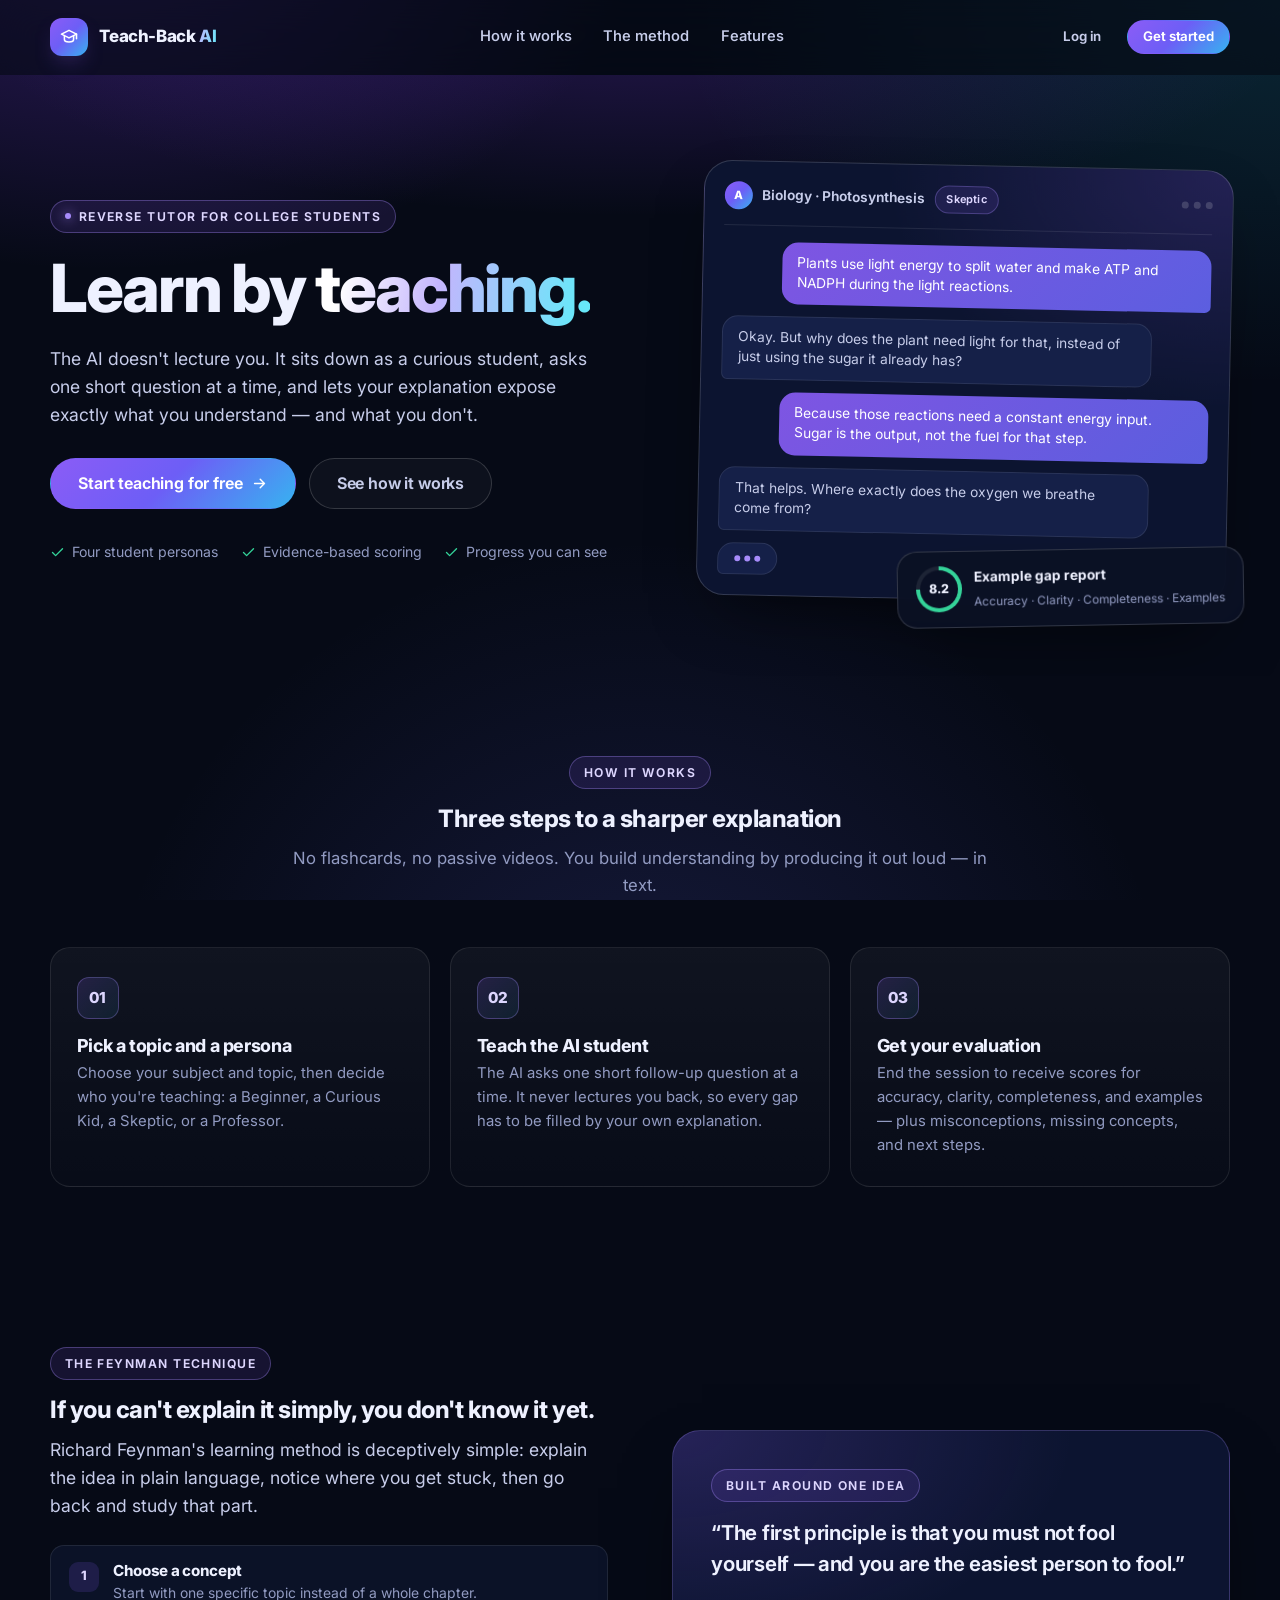
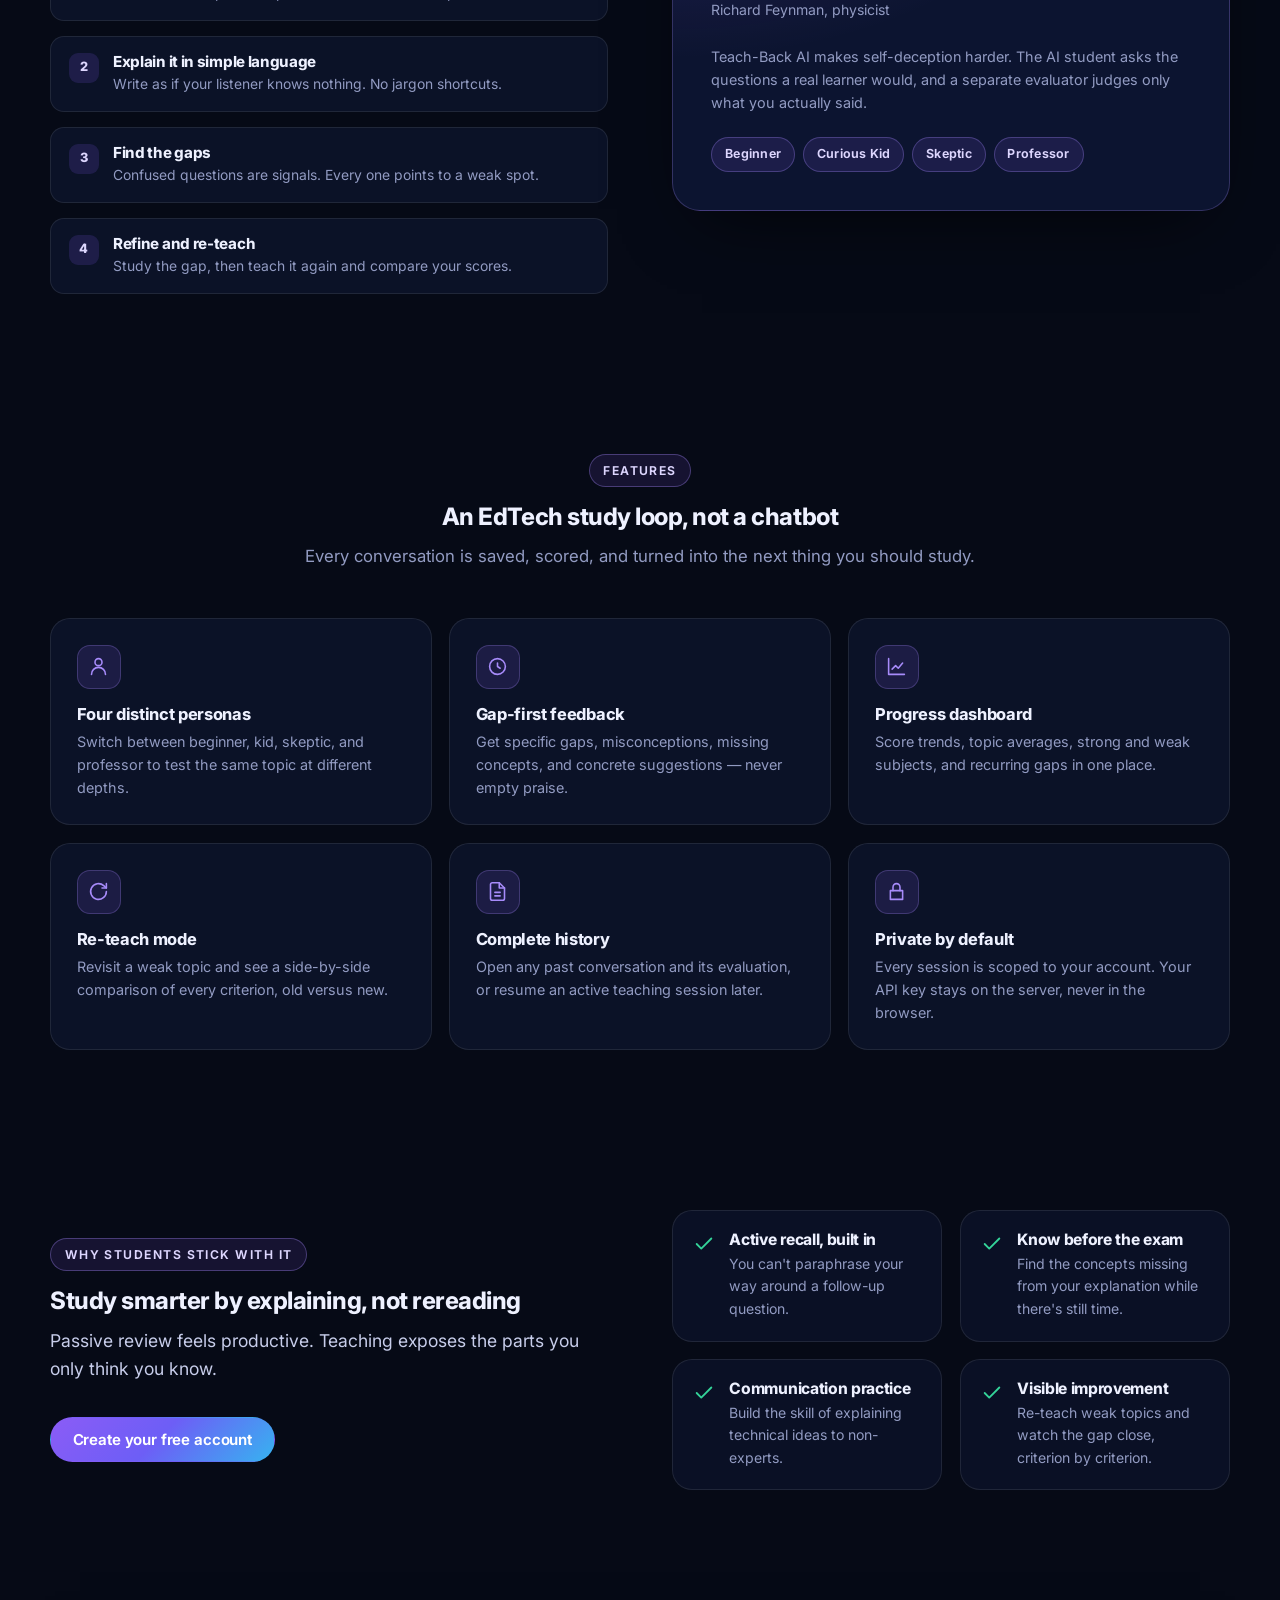
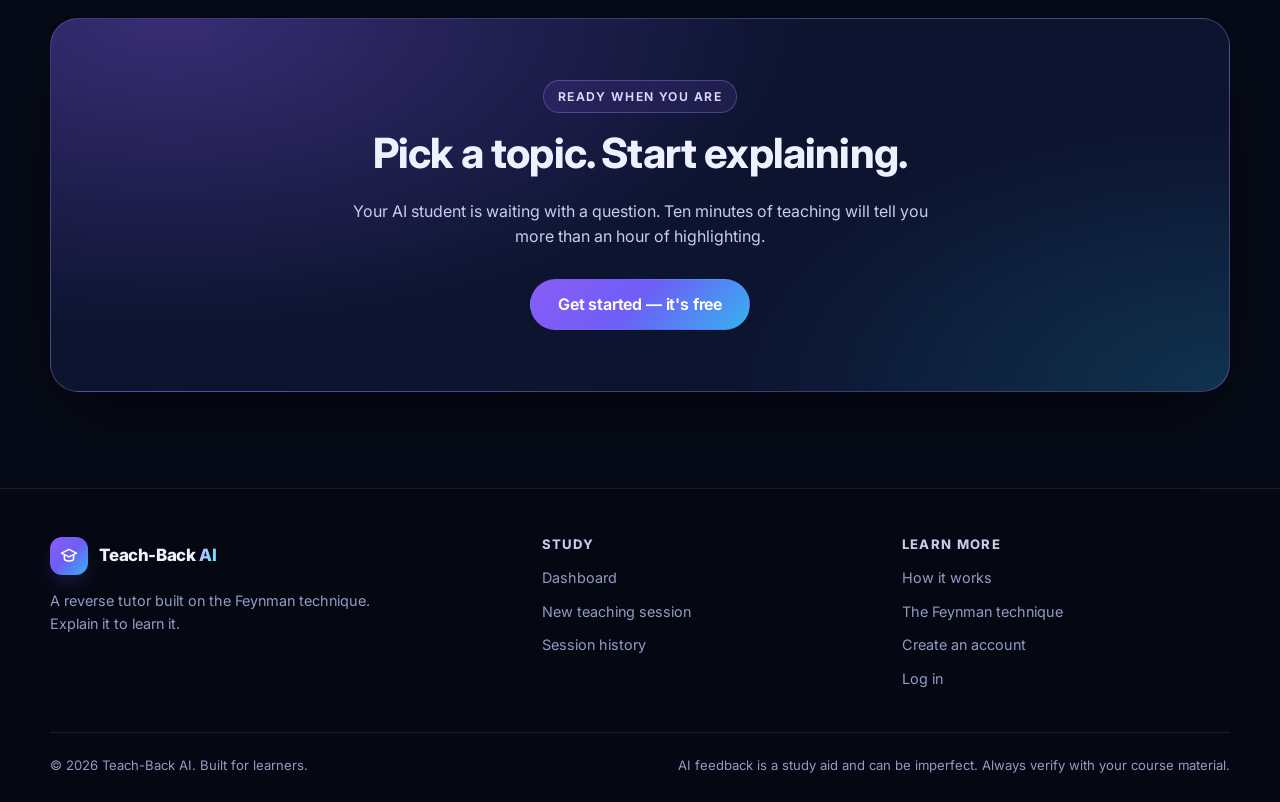
<file: index.html>
<!DOCTYPE html>
<html lang="en">
<head>
  <meta charset="UTF-8">
  <meta name="viewport" content="width=device-width, initial-scale=1">
  <title>Teach-Back AI — Learn by Teaching</title>
  <meta name="description" content="Teach-Back AI is a reverse tutor. Explain a topic to an AI student, get challenged with thoughtful questions, and receive a saved evaluation of your knowledge gaps.">
  <link rel="icon" href="data:image/svg+xml,%3Csvg xmlns='http://www.w3.org/2000/svg' viewBox='0 0 24 24'%3E%3Crect width='24' height='24' rx='6' fill='%238b5cf6'/%3E%3Cpath d='M12 6 4 10l8 4 8-4-8-4Z' fill='none' stroke='white' stroke-width='1.6' stroke-linejoin='round'/%3E%3Cpath d='M7 12v4c0 1.3 2.2 2.4 5 2.4s5-1.1 5-2.4v-4' fill='none' stroke='white' stroke-width='1.6' stroke-linecap='round'/%3E%3C/svg%3E">
  <link rel="preconnect" href="https://fonts.googleapis.com">
  <link rel="preconnect" href="https://fonts.gstatic.com" crossorigin>
  <link href="https://fonts.googleapis.com/css2?family=Inter:wght@400;500;600;700;800&amp;display=swap" rel="stylesheet">
  <link rel="stylesheet" href="assets/css/style.css">
</head>
<body data-auto-init="1">

  <header class="site-header">
    <div class="container nav">
      <a class="brand" href="index.html" aria-label="Teach-Back AI home">
        <span class="brand-mark" aria-hidden="true">
          <svg viewBox="0 0 24 24" fill="none" stroke="currentColor" stroke-width="1.9" stroke-linecap="round" stroke-linejoin="round">
            <path d="M12 4 3 8.5 12 13l9-4.5L12 4Z"/>
            <path d="M6.5 10.8V15c0 1.6 2.5 2.9 5.5 2.9s5.5-1.3 5.5-2.9v-4.2"/>
            <path d="M21 8.5V14"/>
          </svg>
        </span>
        <span class="brand-text">Teach-Back <em>AI</em></span>
      </a>
      <nav id="primary-nav" class="nav-links" aria-label="Primary">
        <a href="#how">How it works</a>
        <a href="#feynman">The method</a>
        <a href="#features">Features</a>
      </nav>
      <div class="nav-actions">
        <a class="btn btn-ghost btn-sm" href="login.html">Log in</a>
        <a class="btn btn-primary btn-sm" href="register.html">Get started</a>
        <button class="nav-toggle" type="button" aria-expanded="false" aria-controls="primary-nav" aria-label="Toggle navigation">
          <svg viewBox="0 0 24 24" fill="none" stroke="currentColor" stroke-width="2" stroke-linecap="round" aria-hidden="true">
            <path d="M4 7h16M4 12h16M4 17h16"/>
          </svg>
        </button>
      </div>
    </div>
  </header>

  <main id="main">
    <!-- HERO -->
    <section class="hero">
      <div class="container hero-grid">
        <div class="hero-copy">
          <span class="eyebrow"><span class="dot"></span> Reverse tutor for college students</span>
          <h1 class="hero-title">Learn by <span class="gradient-text">teaching.</span></h1>
          <p>
            The AI doesn't lecture you. It sits down as a curious student, asks one short question at a time,
            and lets your explanation expose exactly what you understand — and what you don't.
          </p>
          <div class="hero-actions">
            <a class="btn btn-primary btn-lg" href="register.html">
              Start teaching for free
              <svg class="btn-icon" viewBox="0 0 24 24" fill="none" stroke="currentColor" stroke-width="2" stroke-linecap="round" stroke-linejoin="round" aria-hidden="true"><path d="M5 12h14M13 6l6 6-6 6"/></svg>
            </a>
            <a class="btn btn-outline btn-lg" href="#how">See how it works</a>
          </div>
          <ul class="hero-points">
            <li>
              <svg viewBox="0 0 24 24" fill="none" stroke="currentColor" stroke-width="2.2" stroke-linecap="round" stroke-linejoin="round" aria-hidden="true"><path d="M20 6 9 17l-5-5"/></svg>
              Four student personas
            </li>
            <li>
              <svg viewBox="0 0 24 24" fill="none" stroke="currentColor" stroke-width="2.2" stroke-linecap="round" stroke-linejoin="round" aria-hidden="true"><path d="M20 6 9 17l-5-5"/></svg>
              Evidence-based scoring
            </li>
            <li>
              <svg viewBox="0 0 24 24" fill="none" stroke="currentColor" stroke-width="2.2" stroke-linecap="round" stroke-linejoin="round" aria-hidden="true"><path d="M20 6 9 17l-5-5"/></svg>
              Progress you can see
            </li>
          </ul>
        </div>

        <div class="hero-visual" aria-hidden="true">
          <div class="mock-chat">
            <div class="mock-bar">
              <div class="mock-title">
                <span class="user-avatar" style="width:28px;height:28px;flex-basis:28px;">A</span>
                Biology · Photosynthesis
                <span class="badge badge-persona">Skeptic</span>
              </div>
              <span class="mock-dots"><span></span><span></span><span></span></span>
            </div>
            <div class="mock-messages">
              <div class="mock-bubble user">Plants use light energy to split water and make ATP and NADPH during the light reactions.</div>
              <div class="mock-bubble ai">Okay. But why does the plant need light for that, instead of just using the sugar it already has?</div>
              <div class="mock-bubble user">Because those reactions need a constant energy input. Sugar is the output, not the fuel for that step.</div>
              <div class="mock-bubble ai">That helps. Where exactly does the oxygen we breathe come from?</div>
              <div class="mock-typing"><i></i><i></i><i></i></div>
            </div>
          </div>
          <div class="floating-score">
            <div class="ring"><span>8.2</span></div>
            <div>
              <strong>Example gap report</strong>
              <small>Accuracy · Clarity · Completeness · Examples</small>
            </div>
          </div>
        </div>
      </div>
    </section>

    <!-- HOW IT WORKS -->
    <section class="section" id="how">
      <div class="container">
        <div class="section-head">
          <span class="eyebrow">How it works</span>
          <h2>Three steps to a sharper explanation</h2>
          <p>No flashcards, no passive videos. You build understanding by producing it out loud — in text.</p>
        </div>
        <div class="steps">
          <article class="step">
            <span class="step-num">01</span>
            <h3>Pick a topic and a persona</h3>
            <p>Choose your subject and topic, then decide who you're teaching: a Beginner, a Curious Kid, a Skeptic, or a Professor.</p>
          </article>
          <article class="step">
            <span class="step-num">02</span>
            <h3>Teach the AI student</h3>
            <p>The AI asks one short follow-up question at a time. It never lectures you back, so every gap has to be filled by your own explanation.</p>
          </article>
          <article class="step">
            <span class="step-num">03</span>
            <h3>Get your evaluation</h3>
            <p>End the session to receive scores for accuracy, clarity, completeness, and examples — plus misconceptions, missing concepts, and next steps.</p>
          </article>
        </div>
      </div>
    </section>

    <!-- FEYNMAN -->
    <section class="section" id="feynman">
      <div class="container split">
        <div>
          <span class="eyebrow">The Feynman technique</span>
          <h2>If you can't explain it simply, you don't know it yet.</h2>
          <p class="lead">
            Richard Feynman's learning method is deceptively simple: explain the idea in plain language,
            notice where you get stuck, then go back and study that part.
          </p>
          <div class="feynman-list mt-3">
            <div class="feynman-item">
              <span class="marker">1</span>
              <div>
                <h4>Choose a concept</h4>
                <p>Start with one specific topic instead of a whole chapter.</p>
              </div>
            </div>
            <div class="feynman-item">
              <span class="marker">2</span>
              <div>
                <h4>Explain it in simple language</h4>
                <p>Write as if your listener knows nothing. No jargon shortcuts.</p>
              </div>
            </div>
            <div class="feynman-item">
              <span class="marker">3</span>
              <div>
                <h4>Find the gaps</h4>
                <p>Confused questions are signals. Every one points to a weak spot.</p>
              </div>
            </div>
            <div class="feynman-item">
              <span class="marker">4</span>
              <div>
                <h4>Refine and re-teach</h4>
                <p>Study the gap, then teach it again and compare your scores.</p>
              </div>
            </div>
          </div>
        </div>
        <aside class="quote-card">
          <span class="eyebrow">Built around one idea</span>
          <blockquote>
            “The first principle is that you must not fool yourself — and you are the easiest person to fool.”
          </blockquote>
          <cite>Richard Feynman, physicist</cite>
          <p class="muted mt-3" style="font-size:.9rem">
            Teach-Back AI makes self-deception harder. The AI student asks the questions a real learner would,
            and a separate evaluator judges only what you actually said.
          </p>
          <div class="persona-pills">
            <span class="badge badge-persona">Beginner</span>
            <span class="badge badge-persona">Curious Kid</span>
            <span class="badge badge-persona">Skeptic</span>
            <span class="badge badge-persona">Professor</span>
          </div>
        </aside>
      </div>
    </section>

    <!-- FEATURES -->
    <section class="section" id="features">
      <div class="container">
        <div class="section-head">
          <span class="eyebrow">Features</span>
          <h2>An EdTech study loop, not a chatbot</h2>
          <p>Every conversation is saved, scored, and turned into the next thing you should study.</p>
        </div>
        <div class="feature-grid">
          <article class="feature-card">
            <div class="feature-icon">
              <svg viewBox="0 0 24 24" fill="none" stroke="currentColor" stroke-width="1.8" stroke-linecap="round" stroke-linejoin="round" aria-hidden="true"><path d="M20 21a8 8 0 0 0-16 0"/><path d="M12 3a4 4 0 1 0 0 8 4 4 0 0 0 0-8Z"/></svg>
            </div>
            <h3>Four distinct personas</h3>
            <p>Switch between beginner, kid, skeptic, and professor to test the same topic at different depths.</p>
          </article>
          <article class="feature-card">
            <div class="feature-icon">
              <svg viewBox="0 0 24 24" fill="none" stroke="currentColor" stroke-width="1.8" stroke-linecap="round" stroke-linejoin="round" aria-hidden="true"><path d="M12 3a9 9 0 1 0 0 18 9 9 0 0 0 0-18Z"/><path d="M12 8v4l3 2"/></svg>
            </div>
            <h3>Gap-first feedback</h3>
            <p>Get specific gaps, misconceptions, missing concepts, and concrete suggestions — never empty praise.</p>
          </article>
          <article class="feature-card">
            <div class="feature-icon">
              <svg viewBox="0 0 24 24" fill="none" stroke="currentColor" stroke-width="1.8" stroke-linecap="round" stroke-linejoin="round" aria-hidden="true"><path d="M3 3v18h18"/><path d="m7 15 4-4 3 3 5-6"/></svg>
            </div>
            <h3>Progress dashboard</h3>
            <p>Score trends, topic averages, strong and weak subjects, and recurring gaps in one place.</p>
          </article>
          <article class="feature-card">
            <div class="feature-icon">
              <svg viewBox="0 0 24 24" fill="none" stroke="currentColor" stroke-width="1.8" stroke-linecap="round" stroke-linejoin="round" aria-hidden="true"><path d="M21 12a9 9 0 1 1-3-6.7L21 8"/><path d="M21 3v5h-5"/></svg>
            </div>
            <h3>Re-teach mode</h3>
            <p>Revisit a weak topic and see a side-by-side comparison of every criterion, old versus new.</p>
          </article>
          <article class="feature-card">
            <div class="feature-icon">
              <svg viewBox="0 0 24 24" fill="none" stroke="currentColor" stroke-width="1.8" stroke-linecap="round" stroke-linejoin="round" aria-hidden="true"><path d="M14 2H6a2 2 0 0 0-2 2v16a2 2 0 0 0 2 2h12a2 2 0 0 0 2-2V8Z"/><path d="M14 2v6h6M9 13h6M9 17h6"/></svg>
            </div>
            <h3>Complete history</h3>
            <p>Open any past conversation and its evaluation, or resume an active teaching session later.</p>
          </article>
          <article class="feature-card">
            <div class="feature-icon">
              <svg viewBox="0 0 24 24" fill="none" stroke="currentColor" stroke-width="1.8" stroke-linecap="round" stroke-linejoin="round" aria-hidden="true"><path d="M5 11h14v10H5Z"/><path d="M8 11V7a4 4 0 0 1 8 0v4"/></svg>
            </div>
            <h3>Private by default</h3>
            <p>Every session is scoped to your account. Your API key stays on the server, never in the browser.</p>
          </article>
        </div>
      </div>
    </section>

    <!-- BENEFITS -->
    <section class="section">
      <div class="container split">
        <div>
          <span class="eyebrow">Why students stick with it</span>
          <h2>Study smarter by explaining, not rereading</h2>
          <p class="lead">Passive review feels productive. Teaching exposes the parts you only think you know.</p>
          <a class="btn btn-primary mt-2" href="register.html">Create your free account</a>
        </div>
        <div class="benefit-grid">
          <article class="benefit">
            <svg viewBox="0 0 24 24" fill="none" stroke="currentColor" stroke-width="2" stroke-linecap="round" stroke-linejoin="round" aria-hidden="true"><path d="M20 6 9 17l-5-5"/></svg>
            <div><h4>Active recall, built in</h4><p>You can't paraphrase your way around a follow-up question.</p></div>
          </article>
          <article class="benefit">
            <svg viewBox="0 0 24 24" fill="none" stroke="currentColor" stroke-width="2" stroke-linecap="round" stroke-linejoin="round" aria-hidden="true"><path d="M20 6 9 17l-5-5"/></svg>
            <div><h4>Know before the exam</h4><p>Find the concepts missing from your explanation while there's still time.</p></div>
          </article>
          <article class="benefit">
            <svg viewBox="0 0 24 24" fill="none" stroke="currentColor" stroke-width="2" stroke-linecap="round" stroke-linejoin="round" aria-hidden="true"><path d="M20 6 9 17l-5-5"/></svg>
            <div><h4>Communication practice</h4><p>Build the skill of explaining technical ideas to non-experts.</p></div>
          </article>
          <article class="benefit">
            <svg viewBox="0 0 24 24" fill="none" stroke="currentColor" stroke-width="2" stroke-linecap="round" stroke-linejoin="round" aria-hidden="true"><path d="M20 6 9 17l-5-5"/></svg>
            <div><h4>Visible improvement</h4><p>Re-teach weak topics and watch the gap close, criterion by criterion.</p></div>
          </article>
        </div>
      </div>
    </section>

    <!-- CTA -->
    <section class="section-sm">
      <div class="container">
        <div class="cta-panel">
          <span class="eyebrow">Ready when you are</span>
          <h2>Pick a topic. Start explaining.</h2>
          <p>Your AI student is waiting with a question. Ten minutes of teaching will tell you more than an hour of highlighting.</p>
          <a class="btn btn-primary btn-lg" href="register.html">Get started — it's free</a>
        </div>
      </div>
    </section>
  </main>

  <footer class="site-footer">
    <div class="container">
      <div class="footer-grid">
        <div class="footer-brand">
          <a class="brand" href="index.html">
            <span class="brand-mark" aria-hidden="true">
              <svg viewBox="0 0 24 24" fill="none" stroke="currentColor" stroke-width="1.9" stroke-linecap="round" stroke-linejoin="round">
                <path d="M12 4 3 8.5 12 13l9-4.5L12 4Z"/>
                <path d="M6.5 10.8V15c0 1.6 2.5 2.9 5.5 2.9s5.5-1.3 5.5-2.9v-4.2"/>
              </svg>
            </span>
            <span class="brand-text">Teach-Back <em>AI</em></span>
          </a>
          <p>A reverse tutor built on the Feynman technique. Explain it to learn it.</p>
        </div>
        <div class="footer-col">
          <h4>Study</h4>
          <ul>
            <li><a href="dashboard.html">Dashboard</a></li>
            <li><a href="teach.html">New teaching session</a></li>
            <li><a href="history.html">Session history</a></li>
          </ul>
        </div>
        <div class="footer-col">
          <h4>Learn more</h4>
          <ul>
            <li><a href="#how">How it works</a></li>
            <li><a href="#feynman">The Feynman technique</a></li>
            <li><a href="register.html">Create an account</a></li>
            <li><a href="login.html">Log in</a></li>
          </ul>
        </div>
      </div>
      <div class="footer-bottom">
        <span>© <span data-year>2026</span> Teach-Back AI. Built for learners.</span>
        <span>AI feedback is a study aid and can be imperfect. Always verify with your course material.</span>
      </div>
    </div>
  </footer>

  <script src="assets/js/common.js"></script>
</body>
</html>
</file>
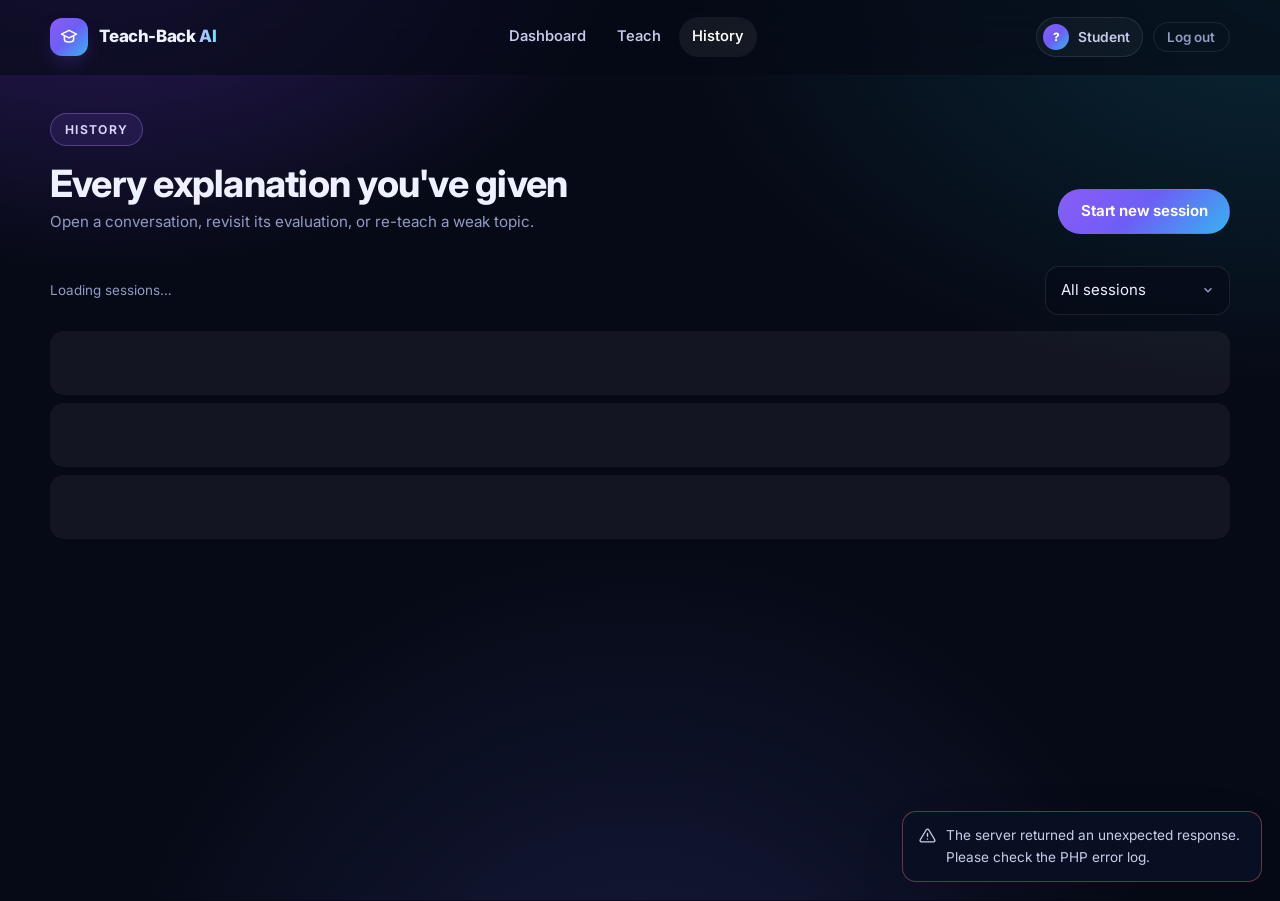
<file: history.html>
<!DOCTYPE html>
<html lang="en">
<head>
  <meta charset="UTF-8">
  <meta name="viewport" content="width=device-width, initial-scale=1">
  <title>History — Teach-Back AI</title>
  <meta name="description" content="Review your past Teach-Back AI teaching sessions, conversations, evaluations, and re-teach weak topics.">
  <link rel="icon" href="data:image/svg+xml,%3Csvg xmlns='http://www.w3.org/2000/svg' viewBox='0 0 24 24'%3E%3Crect width='24' height='24' rx='6' fill='%238b5cf6'/%3E%3Cpath d='M12 6 4 10l8 4 8-4-8-4Z' fill='none' stroke='white' stroke-width='1.6' stroke-linejoin='round'/%3E%3Cpath d='M7 12v4c0 1.3 2.2 2.4 5 2.4s5-1.1 5-2.4v-4' fill='none' stroke='white' stroke-width='1.6' stroke-linecap='round'/%3E%3C/svg%3E">
  <link rel="preconnect" href="https://fonts.googleapis.com">
  <link rel="preconnect" href="https://fonts.gstatic.com" crossorigin>
  <link href="https://fonts.googleapis.com/css2?family=Inter:wght@400;500;600;700;800&amp;display=swap" rel="stylesheet">
  <link rel="stylesheet" href="assets/css/style.css">
</head>
<body>

  <header class="site-header">
    <div class="container nav">
      <a class="brand" href="dashboard.html" aria-label="Teach-Back AI dashboard">
        <span class="brand-mark" aria-hidden="true">
          <svg viewBox="0 0 24 24" fill="none" stroke="currentColor" stroke-width="1.9" stroke-linecap="round" stroke-linejoin="round">
            <path d="M12 4 3 8.5 12 13l9-4.5L12 4Z"/>
            <path d="M6.5 10.8V15c0 1.6 2.5 2.9 5.5 2.9s5.5-1.3 5.5-2.9v-4.2"/>
          </svg>
        </span>
        <span class="brand-text">Teach-Back <em>AI</em></span>
      </a>
      <nav id="primary-nav" class="nav-links" aria-label="Primary">
        <a href="dashboard.html">Dashboard</a>
        <a href="teach.html">Teach</a>
        <a href="history.html" class="active" aria-current="page">History</a>
      </nav>
      <div class="nav-actions">
        <span class="user-chip">
          <span class="user-avatar" data-user-initial aria-hidden="true">?</span>
          <span data-user-name>Student</span>
        </span>
        <button class="nav-logout" type="button" data-logout>Log out</button>
        <button class="nav-toggle" type="button" aria-expanded="false" aria-controls="primary-nav" aria-label="Toggle navigation">
          <svg viewBox="0 0 24 24" fill="none" stroke="currentColor" stroke-width="2" stroke-linecap="round" aria-hidden="true">
            <path d="M4 7h16M4 12h16M4 17h16"/>
          </svg>
        </button>
      </div>
    </div>
  </header>

  <main class="page-shell">
    <div class="container">
      <div class="page-head">
        <div>
          <span class="eyebrow">History</span>
          <h1>Every explanation you've given</h1>
          <p>Open a conversation, revisit its evaluation, or re-teach a weak topic.</p>
        </div>
        <div class="page-actions">
          <a class="btn btn-primary" href="teach.html">Start new session</a>
        </div>
      </div>

      <div class="history-toolbar">
        <span class="history-count" id="history-count">Loading sessions…</span>
        <div class="row">
          <label class="sr-only" for="history-filter">Filter by status</label>
          <select class="select" id="history-filter" style="width:auto;min-width:185px">
            <option value="all">All sessions</option>
            <option value="completed">Completed only</option>
            <option value="active">Active only</option>
          </select>
        </div>
      </div>

      <div id="history-loading">
        <div class="skeleton" style="height:64px;margin-bottom:8px"></div>
        <div class="skeleton" style="height:64px;margin-bottom:8px"></div>
        <div class="skeleton" style="height:64px"></div>
      </div>

      <div id="history-error" hidden></div>

      <div id="history-content" hidden>
        <div class="table-wrap" id="history-table-wrap">
          <table class="data-table">
            <thead>
              <tr>
                <th scope="col">Topic</th>
                <th scope="col">Persona</th>
                <th scope="col">Date</th>
                <th scope="col">Status</th>
                <th scope="col">Overall</th>
                <th scope="col">Actions</th>
              </tr>
            </thead>
            <tbody id="history-body"></tbody>
          </table>
        </div>
        <div class="pagination-bar" id="history-pagination" style="display:flex;justify-content:space-between;align-items:center;padding:1.2rem 0" hidden>
          <button class="btn btn-outline btn-sm" id="page-prev" type="button" disabled>Previous</button>
          <span class="small muted" id="page-info">Page 1 of 1</span>
          <button class="btn btn-outline btn-sm" id="page-next" type="button" disabled>Next</button>
        </div>
        <div id="history-empty" hidden></div>
      </div>
    </div>
  </main>

  <!-- Session detail modal -->
  <div class="modal-backdrop" id="history-modal" hidden>
    <div class="modal modal-wide" role="dialog" aria-modal="true" aria-labelledby="modal-title">
      <div class="modal-head">
        <div>
          <h2 id="modal-title">Session</h2>
          <p id="modal-subtitle"></p>
        </div>
        <button class="modal-close" type="button" data-close-modal aria-label="Close dialog">
          <svg viewBox="0 0 24 24" fill="none" stroke="currentColor" stroke-width="2" stroke-linecap="round" aria-hidden="true"><path d="M18 6 6 18M6 6l12 12"/></svg>
        </button>
      </div>

      <div class="modal-body">
        <div id="modal-loading" class="row" style="justify-content:center;padding:2.5rem 0">
          <span class="spinner spinner-lg"></span>
          <span class="muted">Loading session…</span>
        </div>
        <div id="modal-error" hidden></div>

        <div id="modal-content" hidden>
          <div class="tabs" role="tablist" aria-label="Session detail">
            <button class="tab tab-active" id="tab-conversation" type="button" role="tab" aria-selected="true" aria-controls="conversation-panel" data-tab="conversation">Conversation</button>
            <button class="tab" id="tab-evaluation" type="button" role="tab" aria-selected="false" aria-controls="evaluation-panel" data-tab="evaluation">Evaluation</button>
          </div>

          <div id="conversation-panel" role="tabpanel" aria-labelledby="tab-conversation">
            <div class="modal-conversation" id="modal-conversation"></div>
          </div>

          <div id="evaluation-panel" role="tabpanel" aria-labelledby="tab-evaluation" hidden></div>
        </div>
      </div>

      <div class="modal-foot">
        <a class="btn btn-outline" id="modal-action" href="#" hidden></a>
        <button class="btn btn-primary" type="button" data-close-modal>Close</button>
      </div>
    </div>
  </div>

  <script src="assets/js/common.js"></script>
  <script src="assets/js/history.js"></script>
</body>
</html>
</file>
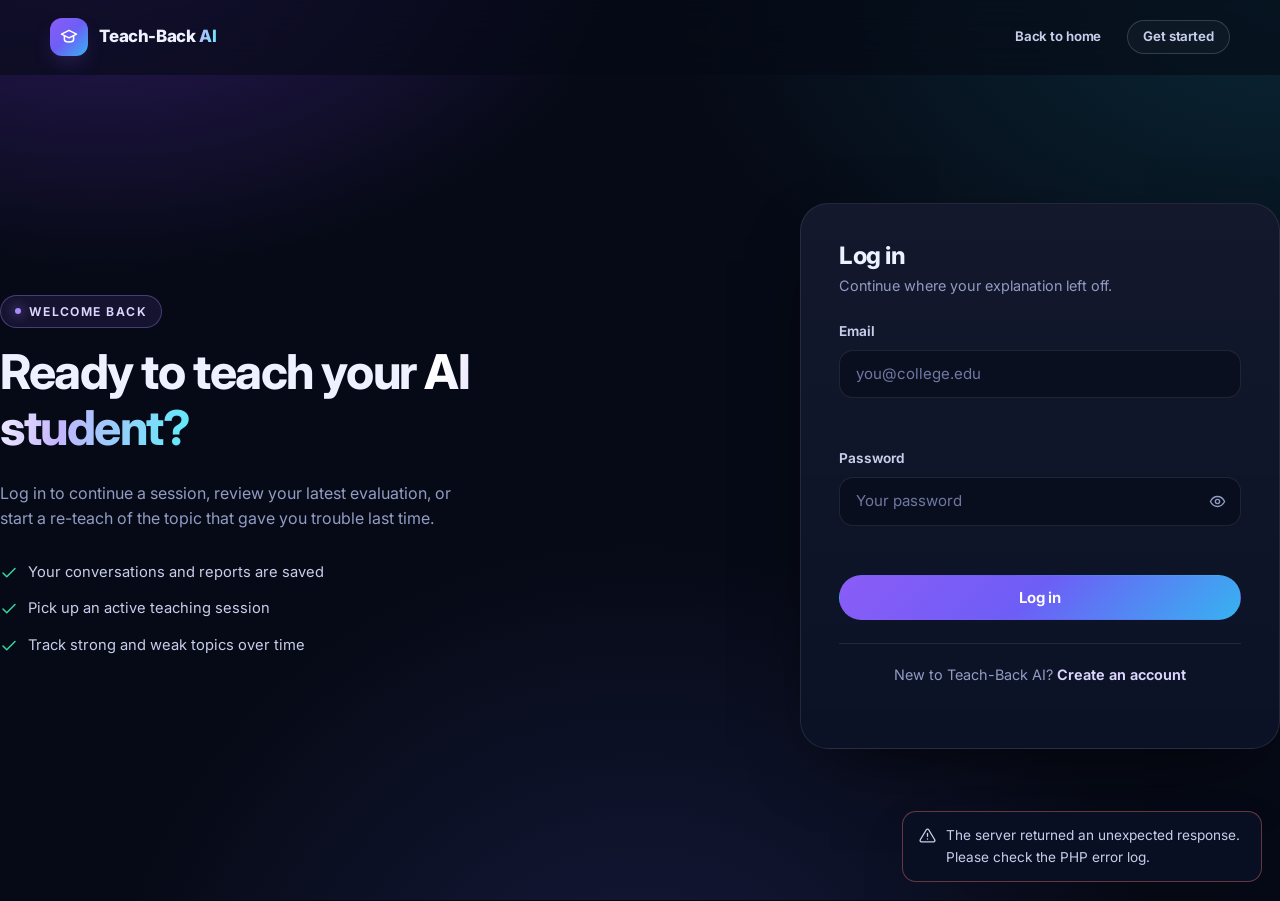
<file: login.html>
<!DOCTYPE html>
<html lang="en">
<head>
  <meta charset="UTF-8">
  <meta name="viewport" content="width=device-width, initial-scale=1">
  <title>Log in — Teach-Back AI</title>
  <meta name="description" content="Log in to Teach-Back AI to continue teaching, review evaluations, and track your progress.">
  <link rel="icon" href="data:image/svg+xml,%3Csvg xmlns='http://www.w3.org/2000/svg' viewBox='0 0 24 24'%3E%3Crect width='24' height='24' rx='6' fill='%238b5cf6'/%3E%3Cpath d='M12 6 4 10l8 4 8-4-8-4Z' fill='none' stroke='white' stroke-width='1.6' stroke-linejoin='round'/%3E%3Cpath d='M7 12v4c0 1.3 2.2 2.4 5 2.4s5-1.1 5-2.4v-4' fill='none' stroke='white' stroke-width='1.6' stroke-linecap='round'/%3E%3C/svg%3E">
  <link rel="preconnect" href="https://fonts.googleapis.com">
  <link rel="preconnect" href="https://fonts.gstatic.com" crossorigin>
  <link href="https://fonts.googleapis.com/css2?family=Inter:wght@400;500;600;700;800&amp;display=swap" rel="stylesheet">
  <link rel="stylesheet" href="assets/css/style.css">
</head>
<body data-auth-page="1">

  <header class="site-header">
    <div class="container nav">
      <a class="brand" href="index.html" aria-label="Teach-Back AI home">
        <span class="brand-mark" aria-hidden="true">
          <svg viewBox="0 0 24 24" fill="none" stroke="currentColor" stroke-width="1.9" stroke-linecap="round" stroke-linejoin="round">
            <path d="M12 4 3 8.5 12 13l9-4.5L12 4Z"/>
            <path d="M6.5 10.8V15c0 1.6 2.5 2.9 5.5 2.9s5.5-1.3 5.5-2.9v-4.2"/>
          </svg>
        </span>
        <span class="brand-text">Teach-Back <em>AI</em></span>
      </a>
      <div class="nav-actions">
        <a class="btn btn-ghost btn-sm" href="index.html">Back to home</a>
        <a class="btn btn-outline btn-sm" href="register.html">Get started</a>
      </div>
    </div>
  </header>

  <main class="auth-page">
    <div class="container auth-shell">
      <aside class="auth-aside">
        <span class="eyebrow"><span class="dot"></span> Welcome back</span>
        <h1>Ready to teach your <span class="gradient-text">AI student?</span></h1>
        <p>
          Log in to continue a session, review your latest evaluation, or start a re-teach
          of the topic that gave you trouble last time.
        </p>
        <ul class="auth-checklist">
          <li>
            <svg viewBox="0 0 24 24" fill="none" stroke="currentColor" stroke-width="2.1" stroke-linecap="round" stroke-linejoin="round" aria-hidden="true"><path d="M20 6 9 17l-5-5"/></svg>
            Your conversations and reports are saved
          </li>
          <li>
            <svg viewBox="0 0 24 24" fill="none" stroke="currentColor" stroke-width="2.1" stroke-linecap="round" stroke-linejoin="round" aria-hidden="true"><path d="M20 6 9 17l-5-5"/></svg>
            Pick up an active teaching session
          </li>
          <li>
            <svg viewBox="0 0 24 24" fill="none" stroke="currentColor" stroke-width="2.1" stroke-linecap="round" stroke-linejoin="round" aria-hidden="true"><path d="M20 6 9 17l-5-5"/></svg>
            Track strong and weak topics over time
          </li>
        </ul>
      </aside>

      <section class="card auth-card" aria-labelledby="login-title">
        <h2 id="login-title">Log in</h2>
        <p>Continue where your explanation left off.</p>

        <div id="auth-error" class="notice notice-error" hidden role="alert"></div>

        <form id="login-form" novalidate>
          <div class="field">
            <label for="login-email">Email</label>
            <input class="input" id="login-email" name="email" type="email" autocomplete="email" maxlength="190" placeholder="you@college.edu" required>
            <p class="field-error" id="login-email-error" role="alert"></p>
          </div>

          <div class="field">
            <label for="login-password">Password</label>
            <div class="password-wrap">
              <input class="input" id="login-password" name="password" type="password" autocomplete="current-password" maxlength="200" placeholder="Your password" required>
              <button class="toggle-password" type="button" data-toggle-password data-target="login-password" aria-label="Show password" aria-pressed="false">
                <svg viewBox="0 0 24 24" fill="none" stroke="currentColor" stroke-width="1.9" stroke-linecap="round" stroke-linejoin="round" aria-hidden="true"><path d="M2 12s3.5-7 10-7 10 7 10 7-3.5 7-10 7S2 12 2 12Z"/><path d="M12 9a3 3 0 1 0 0 6 3 3 0 0 0 0-6Z"/></svg>
              </button>
            </div>
            <p class="field-error" id="login-password-error" role="alert"></p>
          </div>

          <button class="btn btn-primary btn-block" id="login-submit" type="submit">Log in</button>
        </form>

        <p class="auth-switch">New to Teach-Back AI? <a href="register.html">Create an account</a></p>
      </section>
    </div>
  </main>

  <script src="assets/js/common.js"></script>
  <script src="assets/js/auth.js"></script>
</body>
</html>
</file>
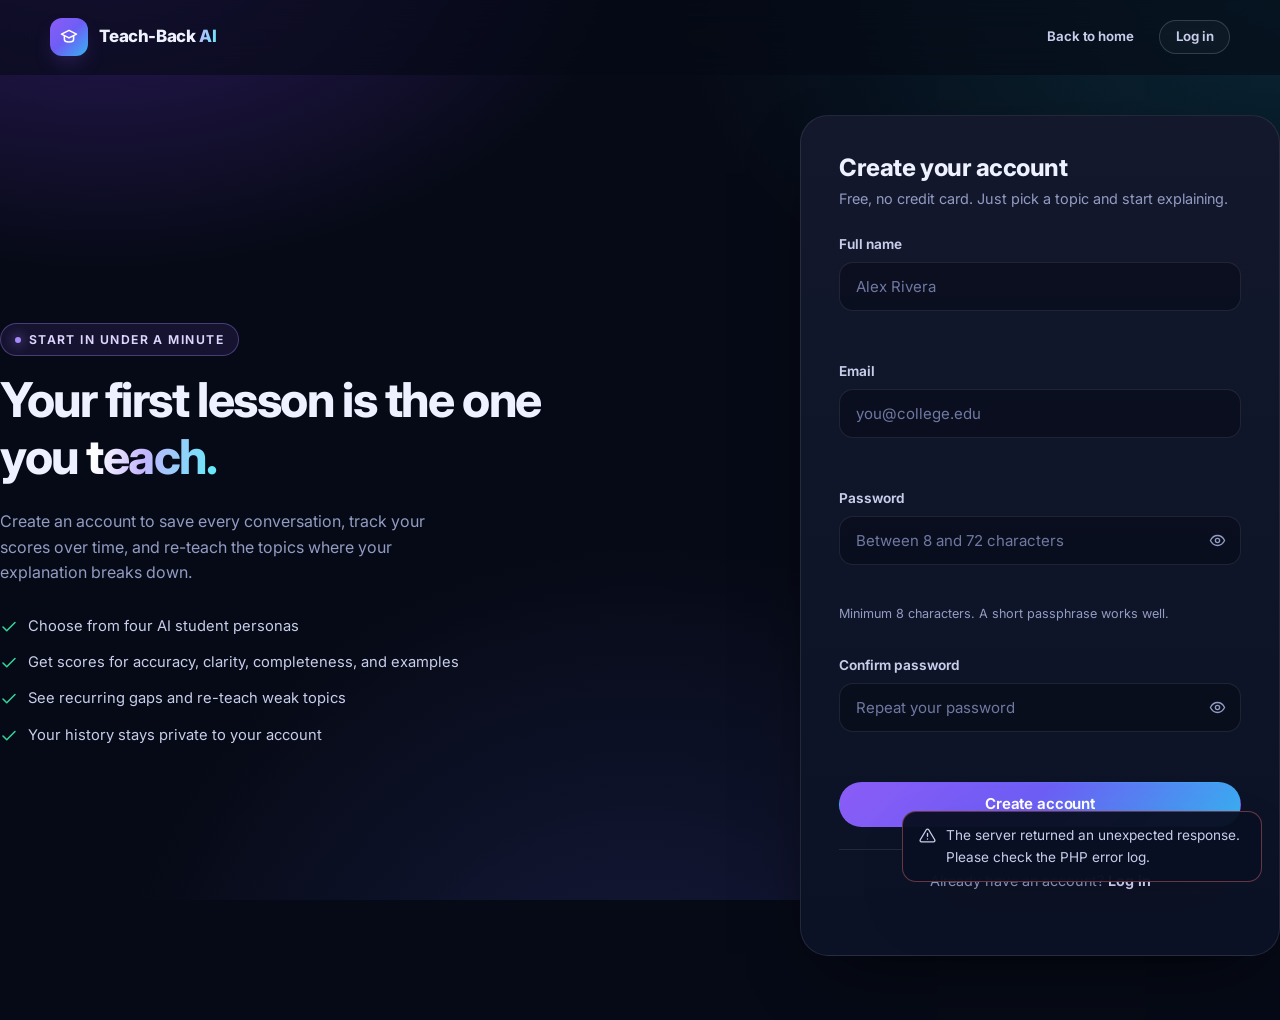
<file: register.html>
<!DOCTYPE html>
<html lang="en">
<head>
  <meta charset="UTF-8">
  <meta name="viewport" content="width=device-width, initial-scale=1">
  <title>Create your account — Teach-Back AI</title>
  <meta name="description" content="Create a free Teach-Back AI account and start learning by teaching an AI student.">
  <link rel="icon" href="data:image/svg+xml,%3Csvg xmlns='http://www.w3.org/2000/svg' viewBox='0 0 24 24'%3E%3Crect width='24' height='24' rx='6' fill='%238b5cf6'/%3E%3Cpath d='M12 6 4 10l8 4 8-4-8-4Z' fill='none' stroke='white' stroke-width='1.6' stroke-linejoin='round'/%3E%3Cpath d='M7 12v4c0 1.3 2.2 2.4 5 2.4s5-1.1 5-2.4v-4' fill='none' stroke='white' stroke-width='1.6' stroke-linecap='round'/%3E%3C/svg%3E">
  <link rel="preconnect" href="https://fonts.googleapis.com">
  <link rel="preconnect" href="https://fonts.gstatic.com" crossorigin>
  <link href="https://fonts.googleapis.com/css2?family=Inter:wght@400;500;600;700;800&amp;display=swap" rel="stylesheet">
  <link rel="stylesheet" href="assets/css/style.css">
</head>
<body data-auth-page="1">

  <header class="site-header">
    <div class="container nav">
      <a class="brand" href="index.html" aria-label="Teach-Back AI home">
        <span class="brand-mark" aria-hidden="true">
          <svg viewBox="0 0 24 24" fill="none" stroke="currentColor" stroke-width="1.9" stroke-linecap="round" stroke-linejoin="round">
            <path d="M12 4 3 8.5 12 13l9-4.5L12 4Z"/>
            <path d="M6.5 10.8V15c0 1.6 2.5 2.9 5.5 2.9s5.5-1.3 5.5-2.9v-4.2"/>
          </svg>
        </span>
        <span class="brand-text">Teach-Back <em>AI</em></span>
      </a>
      <div class="nav-actions">
        <a class="btn btn-ghost btn-sm" href="index.html">Back to home</a>
        <a class="btn btn-outline btn-sm" href="login.html">Log in</a>
      </div>
    </div>
  </header>

  <main class="auth-page">
    <div class="container auth-shell">
      <aside class="auth-aside">
        <span class="eyebrow"><span class="dot"></span> Start in under a minute</span>
        <h1>Your first lesson is the one you <span class="gradient-text">teach.</span></h1>
        <p>
          Create an account to save every conversation, track your scores over time, and re-teach
          the topics where your explanation breaks down.
        </p>
        <ul class="auth-checklist">
          <li>
            <svg viewBox="0 0 24 24" fill="none" stroke="currentColor" stroke-width="2.1" stroke-linecap="round" stroke-linejoin="round" aria-hidden="true"><path d="M20 6 9 17l-5-5"/></svg>
            Choose from four AI student personas
          </li>
          <li>
            <svg viewBox="0 0 24 24" fill="none" stroke="currentColor" stroke-width="2.1" stroke-linecap="round" stroke-linejoin="round" aria-hidden="true"><path d="M20 6 9 17l-5-5"/></svg>
            Get scores for accuracy, clarity, completeness, and examples
          </li>
          <li>
            <svg viewBox="0 0 24 24" fill="none" stroke="currentColor" stroke-width="2.1" stroke-linecap="round" stroke-linejoin="round" aria-hidden="true"><path d="M20 6 9 17l-5-5"/></svg>
            See recurring gaps and re-teach weak topics
          </li>
          <li>
            <svg viewBox="0 0 24 24" fill="none" stroke="currentColor" stroke-width="2.1" stroke-linecap="round" stroke-linejoin="round" aria-hidden="true"><path d="M20 6 9 17l-5-5"/></svg>
            Your history stays private to your account
          </li>
        </ul>
      </aside>

      <section class="card auth-card" aria-labelledby="register-title">
        <h2 id="register-title">Create your account</h2>
        <p>Free, no credit card. Just pick a topic and start explaining.</p>

        <div id="auth-error" class="notice notice-error" hidden role="alert"></div>

        <form id="register-form" novalidate>
          <div class="field">
            <label for="register-name">Full name</label>
            <input class="input" id="register-name" name="name" type="text" autocomplete="name" maxlength="100" placeholder="Alex Rivera" required>
            <p class="field-error" id="register-name-error" role="alert"></p>
          </div>

          <div class="field">
            <label for="register-email">Email</label>
            <input class="input" id="register-email" name="email" type="email" autocomplete="email" maxlength="190" placeholder="you@college.edu" required>
            <p class="field-error" id="register-email-error" role="alert"></p>
          </div>

          <div class="field">
            <label for="register-password">Password</label>
            <div class="password-wrap">
              <input class="input" id="register-password" name="password" type="password" autocomplete="new-password" minlength="8" maxlength="72" placeholder="Between 8 and 72 characters" required>
              <button class="toggle-password" type="button" data-toggle-password data-target="register-password" aria-label="Show password" aria-pressed="false">
                <svg viewBox="0 0 24 24" fill="none" stroke="currentColor" stroke-width="1.9" stroke-linecap="round" stroke-linejoin="round" aria-hidden="true"><path d="M2 12s3.5-7 10-7 10 7 10 7-3.5 7-10 7S2 12 2 12Z"/><path d="M12 9a3 3 0 1 0 0 6 3 3 0 0 0 0-6Z"/></svg>
              </button>
            </div>
            <p class="field-error" id="register-password-error" role="alert"></p>
            <p class="hint">Minimum 8 characters. A short passphrase works well.</p>
          </div>

          <div class="field">
            <label for="register-confirm">Confirm password</label>
            <div class="password-wrap">
              <input class="input" id="register-confirm" name="confirm_password" type="password" autocomplete="new-password" minlength="8" maxlength="72" placeholder="Repeat your password" required>
              <button class="toggle-password" type="button" data-toggle-password data-target="register-confirm" aria-label="Show password" aria-pressed="false">
                <svg viewBox="0 0 24 24" fill="none" stroke="currentColor" stroke-width="1.9" stroke-linecap="round" stroke-linejoin="round" aria-hidden="true"><path d="M2 12s3.5-7 10-7 10 7 10 7-3.5 7-10 7S2 12 2 12Z"/><path d="M12 9a3 3 0 1 0 0 6 3 3 0 0 0 0-6Z"/></svg>
              </button>
            </div>
            <p class="field-error" id="register-confirm-error" role="alert"></p>
          </div>

          <button class="btn btn-primary btn-block" id="register-submit" type="submit">Create account</button>
        </form>

        <p class="auth-switch">Already have an account? <a href="login.html">Log in</a></p>
      </section>
    </div>
  </main>

  <script src="assets/js/common.js"></script>
  <script src="assets/js/auth.js"></script>
</body>
</html>
</file>
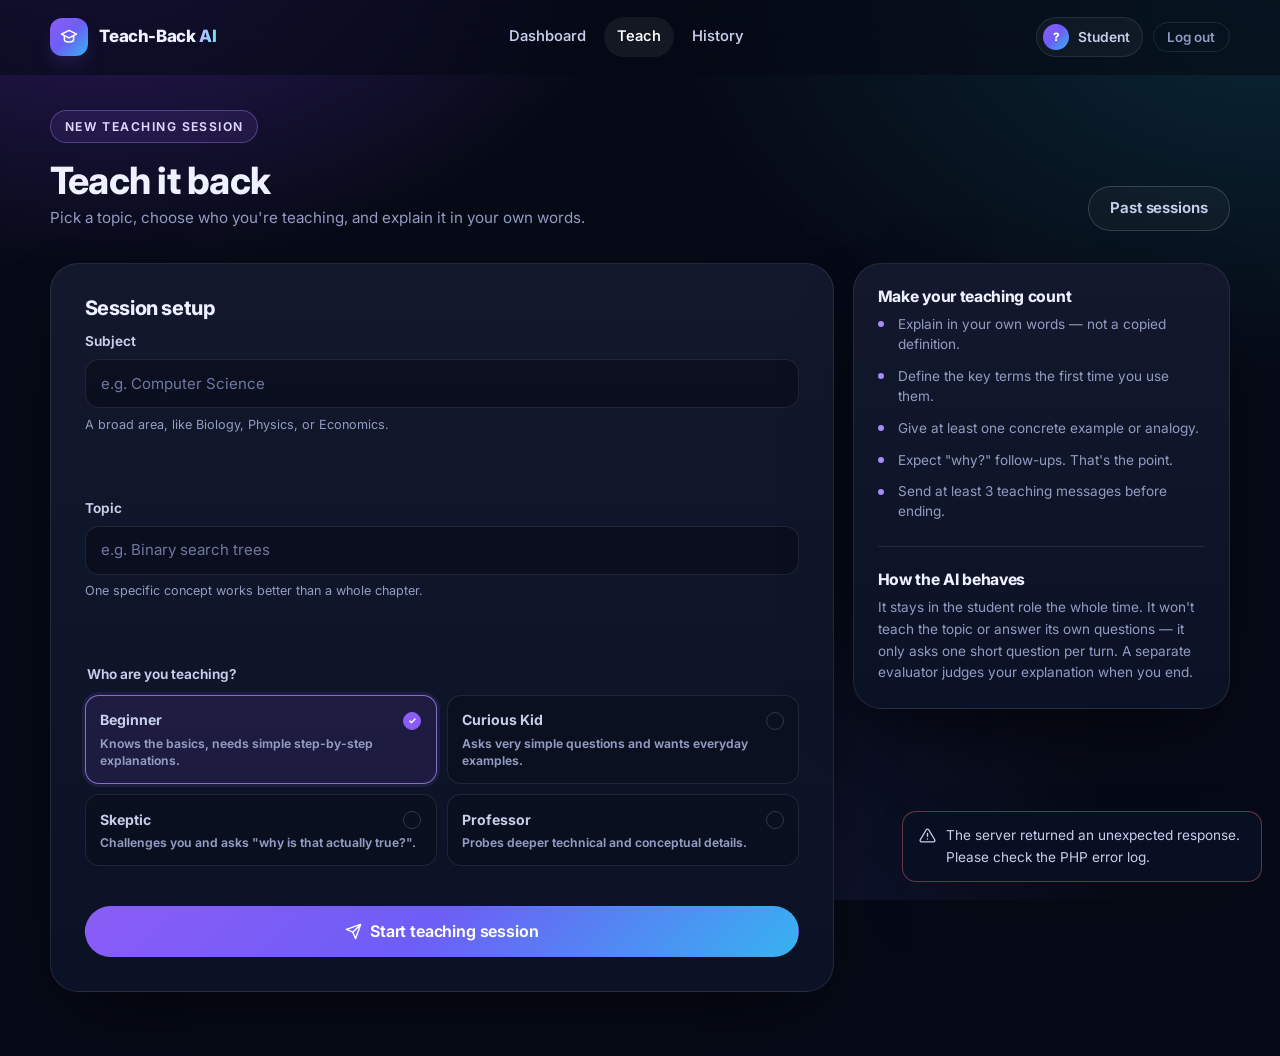
<file: teach.html>
<!DOCTYPE html>
<html lang="en">
<head>
  <meta charset="UTF-8">
  <meta name="viewport" content="width=device-width, initial-scale=1">
  <title>Teach a topic — Teach-Back AI</title>
  <meta name="description" content="Pick a subject, topic, and AI student persona, then teach your topic and get an evidence-based evaluation.">
  <link rel="icon" href="data:image/svg+xml,%3Csvg xmlns='http://www.w3.org/2000/svg' viewBox='0 0 24 24'%3E%3Crect width='24' height='24' rx='6' fill='%238b5cf6'/%3E%3Cpath d='M12 6 4 10l8 4 8-4-8-4Z' fill='none' stroke='white' stroke-width='1.6' stroke-linejoin='round'/%3E%3Cpath d='M7 12v4c0 1.3 2.2 2.4 5 2.4s5-1.1 5-2.4v-4' fill='none' stroke='white' stroke-width='1.6' stroke-linecap='round'/%3E%3C/svg%3E">
  <link rel="preconnect" href="https://fonts.googleapis.com">
  <link rel="preconnect" href="https://fonts.gstatic.com" crossorigin>
  <link href="https://fonts.googleapis.com/css2?family=Inter:wght@400;500;600;700;800&amp;display=swap" rel="stylesheet">
  <link rel="stylesheet" href="assets/css/style.css">
</head>
<body>

  <header class="site-header">
    <div class="container nav">
      <a class="brand" href="dashboard.html" aria-label="Teach-Back AI dashboard">
        <span class="brand-mark" aria-hidden="true">
          <svg viewBox="0 0 24 24" fill="none" stroke="currentColor" stroke-width="1.9" stroke-linecap="round" stroke-linejoin="round">
            <path d="M12 4 3 8.5 12 13l9-4.5L12 4Z"/>
            <path d="M6.5 10.8V15c0 1.6 2.5 2.9 5.5 2.9s5.5-1.3 5.5-2.9v-4.2"/>
          </svg>
        </span>
        <span class="brand-text">Teach-Back <em>AI</em></span>
      </a>
      <nav id="primary-nav" class="nav-links" aria-label="Primary">
        <a href="dashboard.html">Dashboard</a>
        <a href="teach.html" class="active" aria-current="page">Teach</a>
        <a href="history.html">History</a>
      </nav>
      <div class="nav-actions">
        <span class="user-chip">
          <span class="user-avatar" data-user-initial aria-hidden="true">?</span>
          <span data-user-name>Student</span>
        </span>
        <button class="nav-logout" type="button" data-logout>Log out</button>
        <button class="nav-toggle" type="button" aria-expanded="false" aria-controls="primary-nav" aria-label="Toggle navigation">
          <svg viewBox="0 0 24 24" fill="none" stroke="currentColor" stroke-width="2" stroke-linecap="round" aria-hidden="true">
            <path d="M4 7h16M4 12h16M4 17h16"/>
          </svg>
        </button>
      </div>
    </div>
  </header>

  <main class="teach-shell">
    <div class="container">

      <!-- ========== 1. SETUP ========== -->
      <section id="setup-view" aria-labelledby="setup-title">
        <div class="page-head">
          <div>
            <span class="eyebrow">New teaching session</span>
            <h1 id="setup-title">Teach it back</h1>
            <p>Pick a topic, choose who you're teaching, and explain it in your own words.</p>
          </div>
          <div class="page-actions">
            <a class="btn btn-outline" href="history.html">Past sessions</a>
          </div>
        </div>

        <div class="setup-grid">
          <section class="card setup-card">
            <div id="reteach-banner" class="reteach-banner" hidden>
              <svg viewBox="0 0 24 24" fill="none" stroke="currentColor" stroke-width="1.9" stroke-linecap="round" stroke-linejoin="round" aria-hidden="true"><path d="M21 12a9 9 0 1 1-3-6.7L21 8"/><path d="M21 3v5h-5"/></svg>
              <div id="reteach-text"></div>
            </div>

            <h2>Session setup</h2>

            <div id="setup-error" class="notice notice-error" hidden role="alert"></div>

            <form id="setup-form" novalidate>
              <div class="field">
                <label for="setup-subject">Subject</label>
                <input class="input" id="setup-subject" name="subject" type="text" maxlength="100" placeholder="e.g. Computer Science" autocomplete="off" required>
                <p class="hint">A broad area, like Biology, Physics, or Economics.</p>
                <p class="field-error" id="setup-subject-error" role="alert"></p>
              </div>

              <div class="field">
                <label for="setup-topic">Topic</label>
                <input class="input" id="setup-topic" name="topic_name" type="text" maxlength="150" placeholder="e.g. Binary search trees" autocomplete="off" required>
                <p class="hint">One specific concept works better than a whole chapter.</p>
                <p class="field-error" id="setup-topic-error" role="alert"></p>
              </div>

              <fieldset class="field" style="border:0;padding:0;margin:0 0 1.2rem">
                <legend style="font-size:.85rem;font-weight:650;color:var(--text-soft);margin-bottom:.55rem">Who are you teaching?</legend>
                <div class="persona-grid">
                  <label class="persona-card">
                    <input type="radio" name="persona" value="beginner" checked>
                    <span class="persona-body">
                      <strong>Beginner <span class="check">✓</span></strong>
                      <small>Knows the basics, needs simple step-by-step explanations.</small>
                    </span>
                  </label>
                  <label class="persona-card">
                    <input type="radio" name="persona" value="kid">
                    <span class="persona-body">
                      <strong>Curious Kid <span class="check">✓</span></strong>
                      <small>Asks very simple questions and wants everyday examples.</small>
                    </span>
                  </label>
                  <label class="persona-card">
                    <input type="radio" name="persona" value="skeptic">
                    <span class="persona-body">
                      <strong>Skeptic <span class="check">✓</span></strong>
                      <small>Challenges you and asks "why is that actually true?".</small>
                    </span>
                  </label>
                  <label class="persona-card">
                    <input type="radio" name="persona" value="professor">
                    <span class="persona-body">
                      <strong>Professor <span class="check">✓</span></strong>
                      <small>Probes deeper technical and conceptual details.</small>
                    </span>
                  </label>
                </div>
              </fieldset>

              <button class="btn btn-primary btn-block btn-lg" id="setup-submit" type="submit">
                <svg class="btn-icon" viewBox="0 0 24 24" fill="none" stroke="currentColor" stroke-width="2" stroke-linecap="round" stroke-linejoin="round" aria-hidden="true"><path d="m22 2-7 20-4-9-9-4ZM22 2 11 13"/></svg>
                <span id="setup-submit-label">Start teaching session</span>
              </button>
            </form>
          </section>

          <aside class="card tips-card">
            <h3>Make your teaching count</h3>
            <ul class="tips-list mt-2">
              <li>Explain in your own words — not a copied definition.</li>
              <li>Define the key terms the first time you use them.</li>
              <li>Give at least one concrete example or analogy.</li>
              <li>Expect "why?" follow-ups. That's the point.</li>
              <li>Send at least 3 teaching messages before ending.</li>
            </ul>
            <hr class="divider">
            <h3>How the AI behaves</h3>
            <p class="small muted mb-0">
              It stays in the student role the whole time. It won't teach the topic or answer its own questions —
              it only asks one short question per turn. A separate evaluator judges your explanation when you end.
            </p>
          </aside>
        </div>
      </section>

      <!-- ========== 2. CHAT ========== -->
      <section id="chat-view" hidden aria-labelledby="chat-topic-title">
        <div class="card chat-card">
          <header class="chat-header">
            <div class="chat-topic">
              <h2 id="chat-topic-title">Teaching session</h2>
              <div class="chat-meta">
                <span class="badge badge-persona" id="chat-persona-badge">Beginner</span>
                <span id="chat-subject">Subject</span>
                <span aria-hidden="true">·</span>
                <span id="chat-status-label">Active session</span>
              </div>
            </div>
            <button class="btn btn-danger btn-sm" id="end-session" type="button">
              <svg class="btn-icon" viewBox="0 0 24 24" fill="none" stroke="currentColor" stroke-width="2" stroke-linecap="round" stroke-linejoin="round" aria-hidden="true"><path d="M5 11h14v10H5ZM8 11V7a4 4 0 0 1 8 0v4"/></svg>
              End &amp; evaluate
            </button>
          </header>

          <div id="chat-error" class="chat-error" hidden></div>

          <div id="chat-messages" class="chat-messages" aria-live="polite" aria-relevant="additions"></div>

          <div class="typing-row" id="typing-row" hidden>
            <div class="typing-bubble"><i></i><i></i><i></i></div>
            <span class="typing-label" id="typing-label">AI student is thinking…</span>
          </div>

          <form class="composer" id="chat-form">
            <div class="composer-row">
              <textarea id="chat-input" rows="1" maxlength="2000" placeholder="Explain the topic in your own words…" aria-label="Your explanation"></textarea>
              <button class="send-btn" id="send-btn" type="submit" aria-label="Send explanation">
                <svg viewBox="0 0 24 24" fill="none" stroke="currentColor" stroke-width="2" stroke-linecap="round" stroke-linejoin="round" aria-hidden="true"><path d="m22 2-7 20-4-9-9-4ZM22 2 11 13"/></svg>
              </button>
            </div>
            <div class="composer-meta">
              <span><kbd>Enter</kbd> to send · <kbd>Shift</kbd> + <kbd>Enter</kbd> for a new line</span>
              <span id="char-count">0 / 2000</span>
            </div>
          </form>

          <div class="eval-overlay" id="eval-overlay" hidden>
            <span class="spinner spinner-lg"></span>
            <h3>Evaluating your teaching…</h3>
            <p>Reading the full conversation for accuracy, clarity, completeness, examples, and knowledge gaps. This can take up to 30 seconds.</p>
          </div>
        </div>
      </section>

      <!-- ========== 3. REPORT ========== -->
      <section id="report-view" hidden aria-labelledby="report-title">
        <div class="report-head">
          <div>
            <span class="eyebrow">Evaluation report</span>
            <h1 id="report-title">How did you teach?</h1>
            <p class="muted" id="report-subtitle"></p>
          </div>
          <div class="page-actions">
            <a class="btn btn-outline" href="dashboard.html">Dashboard</a>
            <a class="btn btn-outline" href="history.html">History</a>
          </div>
        </div>
        <div id="report-root"></div>
      </section>

    </div>
  </main>

  <!-- Minimum-messages modal -->
  <div class="modal-backdrop" id="end-modal" hidden>
    <div class="modal modal-sm" role="dialog" aria-modal="true" aria-labelledby="end-modal-title">
      <div class="modal-head">
        <div>
          <h2 id="end-modal-title">A little more teaching needed</h2>
          <p>Ending needs at least 3 teaching messages.</p>
        </div>
        <button class="modal-close" type="button" data-close-modal aria-label="Close dialog">
          <svg viewBox="0 0 24 24" fill="none" stroke="currentColor" stroke-width="2" stroke-linecap="round" aria-hidden="true"><path d="M18 6 6 18M6 6l12 12"/></svg>
        </button>
      </div>
      <div class="modal-body">
        <p id="end-modal-text">You've sent 0 teaching messages so far. A useful evaluation needs a bit more evidence.</p>
        <div class="notice notice-info">
          <svg viewBox="0 0 24 24" fill="none" stroke="currentColor" stroke-width="1.9" stroke-linecap="round" stroke-linejoin="round" aria-hidden="true"><path d="M12 9v4m0 4h.01M10.3 3.9 1.8 18a2 2 0 0 0 1.7 3h17a2 2 0 0 0 1.7-3L13.7 3.9a2 2 0 0 0-3.4 0Z"/></svg>
          <span>Keep teaching to get a meaningful report, or discard this session and start fresh. Discarding deletes the conversation.</span>
        </div>
      </div>
      <div class="modal-foot">
        <button class="btn btn-ghost" id="discard-session" type="button">Discard session</button>
        <button class="btn btn-primary" id="continue-session" type="button">Keep teaching</button>
      </div>
    </div>
  </div>

  <script src="assets/js/common.js"></script>
  <script src="assets/js/teach.js"></script>
</body>
</html>
</file>
<file: assets/css/style.css>
/* ============================================================
   Teach-Back AI — design system & page styles
   Palette: deep navy, violet, white. Rounded SaaS aesthetic.
   ============================================================ */

:root {
  --navy-950: #060a16;
  --navy-900: #0a1024;
  --navy-850: #0c1430;
  --navy-800: #101a3a;
  --navy-700: #17224a;
  --surface: #111a38;
  --surface-2: #152048;
  --surface-3: #1a2654;

  --purple-700: #6d28d9;
  --purple-600: #7c3aed;
  --purple-500: #8b5cf6;
  --purple-400: #a78bfa;
  --violet-200: #ddd6fe;
  --blue-500: #6366f1;
  --cyan-400: #22d3ee;
  --green: #34d399;
  --green-soft: rgba(52, 211, 153, 0.14);
  --amber: #fbbf24;
  --amber-soft: rgba(251, 191, 36, 0.14);
  --red: #f87171;
  --red-soft: rgba(248, 113, 113, 0.14);

  --text: #eef1ff;
  --text-soft: #c7cdea;
  --muted: #929bc2;
  --line: rgba(255, 255, 255, 0.09);
  --line-strong: rgba(255, 255, 255, 0.16);

  --gradient: linear-gradient(135deg, #8b5cf6 0%, #6d5ef6 48%, #22d3ee 120%);
  --gradient-soft: linear-gradient(135deg, rgba(139, 92, 246, 0.18), rgba(34, 211, 238, 0.08));

  --radius-xs: 10px;
  --radius-sm: 14px;
  --radius: 20px;
  --radius-lg: 28px;
  --radius-pill: 999px;

  --shadow-sm: 0 8px 24px -14px rgba(0, 0, 0, 0.6);
  --shadow: 0 28px 70px -30px rgba(0, 0, 0, 0.75);
  --shadow-glow: 0 24px 60px -28px rgba(124, 58, 237, 0.65);

  --container: 1180px;
  --font: "Inter", "Segoe UI", system-ui, -apple-system, BlinkMacSystemFont, "Helvetica Neue", Arial, sans-serif;

  color-scheme: dark;
}

/* ---------- Reset ---------- */
*,
*::before,
*::after {
  box-sizing: border-box;
}

html {
  scroll-behavior: smooth;
}

body {
  margin: 0;
  min-height: 100vh;
  font-family: var(--font);
  font-size: 16px;
  line-height: 1.6;
  color: var(--text);
  background-color: var(--navy-950);
  background-image:
    radial-gradient(900px 600px at 8% -10%, rgba(124, 58, 237, 0.35), transparent 60%),
    radial-gradient(1100px 700px at 100% 0%, rgba(34, 211, 238, 0.14), transparent 55%),
    radial-gradient(900px 900px at 50% 120%, rgba(99, 102, 241, 0.18), transparent 60%);
  background-attachment: fixed;
  -webkit-font-smoothing: antialiased;
  text-rendering: optimizeLegibility;
}

body.no-scroll {
  overflow: hidden;
}

img,
svg {
  display: block;
  max-width: 100%;
}

h1, h2, h3, h4 {
  margin: 0 0 0.5em;
  line-height: 1.18;
  letter-spacing: -0.02em;
  font-weight: 750;
}

p {
  margin: 0 0 1em;
}

a {
  color: var(--purple-300, #c4b5fd);
  text-decoration: none;
  transition: color 0.2s ease;
}

a:hover {
  color: #ffffff;
}

ul, ol {
  margin: 0;
  padding: 0;
}

button {
  font-family: inherit;
}

::selection {
  background: rgba(139, 92, 246, 0.45);
  color: #fff;
}

:focus-visible {
  outline: 2px solid var(--purple-400);
  outline-offset: 3px;
}

[hidden] {
  display: none !important;
}

/* ---------- Layout primitives ---------- */
.container {
  width: min(100% - 2.5rem, var(--container));
  margin-inline: auto;
}

.container-narrow {
  width: min(100% - 2.5rem, 840px);
  margin-inline: auto;
}

.section {
  padding: 5rem 0;
  position: relative;
}

.section-sm {
  padding: 3rem 0;
}

.section-head {
  max-width: 720px;
  margin: 0 auto 3rem;
  text-align: center;
}

.section-head.left {
  margin-inline: 0;
  text-align: left;
}

.section-head p {
  color: var(--muted);
  font-size: 1.05rem;
}

.eyebrow {
  display: inline-flex;
  align-items: center;
  gap: 0.5rem;
  margin-bottom: 1rem;
  padding: 0.35rem 0.85rem;
  border: 1px solid rgba(167, 139, 250, 0.35);
  border-radius: var(--radius-pill);
  background: rgba(139, 92, 246, 0.12);
  color: var(--violet-200);
  font-size: 0.76rem;
  font-weight: 650;
  letter-spacing: 0.12em;
  text-transform: uppercase;
}

.eyebrow .dot {
  width: 6px;
  height: 6px;
  border-radius: 50%;
  background: var(--purple-400);
  box-shadow: 0 0 12px var(--purple-400);
}

.lead {
  color: var(--text-soft);
  font-size: 1.1rem;
}

.muted {
  color: var(--muted);
}

.small {
  font-size: 0.85rem;
}

.strong {
  font-weight: 700;
}

.gradient-text {
  background: linear-gradient(100deg, #ffffff 10%, #c4b5fd 45%, #67e8f9 95%);
  -webkit-background-clip: text;
  background-clip: text;
  color: transparent;
}

.divider {
  height: 1px;
  border: 0;
  background: var(--line);
  margin: 1.5rem 0;
}

.mt-0 { margin-top: 0; }
.mt-1 { margin-top: 0.5rem; }
.mt-2 { margin-top: 1rem; }
.mt-3 { margin-top: 1.5rem; }
.mt-4 { margin-top: 2rem; }
.mb-0 { margin-bottom: 0; }
.mb-2 { margin-bottom: 1rem; }
.w-full { width: 100%; }

.row {
  display: flex;
  align-items: center;
  gap: 0.75rem;
  flex-wrap: wrap;
}

.between {
  display: flex;
  align-items: center;
  justify-content: space-between;
  gap: 1rem;
  flex-wrap: wrap;
}

.sr-only {
  position: absolute;
  width: 1px;
  height: 1px;
  padding: 0;
  margin: -1px;
  overflow: hidden;
  clip: rect(0, 0, 0, 0);
  white-space: nowrap;
  border: 0;
}

/* ---------- Header / navigation ---------- */
.site-header {
  position: sticky;
  top: 0;
  z-index: 60;
  border-bottom: 1px solid transparent;
  background: rgba(6, 10, 22, 0.62);
  backdrop-filter: blur(18px);
  -webkit-backdrop-filter: blur(18px);
  transition: border-color 0.25s ease, background 0.25s ease;
}

.site-header.scrolled {
  border-bottom-color: var(--line);
  background: rgba(6, 10, 22, 0.88);
}

.nav {
  display: flex;
  align-items: center;
  justify-content: space-between;
  gap: 1.5rem;
  min-height: 74px;
}

.brand {
  display: inline-flex;
  align-items: center;
  gap: 0.7rem;
  color: var(--text);
  font-weight: 800;
  letter-spacing: -0.02em;
  font-size: 1.06rem;
}

.brand:hover {
  color: #fff;
}

.brand-mark {
  display: grid;
  place-items: center;
  width: 38px;
  height: 38px;
  border-radius: 12px;
  background: var(--gradient);
  box-shadow: 0 10px 24px -12px rgba(139, 92, 246, 0.9);
  color: #fff;
}

.brand-mark svg {
  width: 20px;
  height: 20px;
}

.brand em {
  font-style: normal;
  background: linear-gradient(100deg, #c4b5fd, #67e8f9);
  -webkit-background-clip: text;
  background-clip: text;
  color: transparent;
}

.nav-links {
  display: flex;
  align-items: center;
  gap: 0.35rem;
  list-style: none;
}

.nav-links a:not(.btn) {
  display: inline-block;
  padding: 0.5rem 0.8rem;
  border-radius: var(--radius-pill);
  color: var(--text-soft);
  font-size: 0.92rem;
  font-weight: 550;
}

.nav-links a:not(.btn):hover,
.nav-links a:not(.btn).active {
  color: #fff;
  background: rgba(255, 255, 255, 0.06);
}

.nav-actions {
  display: flex;
  align-items: center;
  gap: 0.6rem;
}

.user-chip {
  display: inline-flex;
  align-items: center;
  gap: 0.55rem;
  max-width: 190px;
  padding: 0.35rem 0.75rem 0.35rem 0.4rem;
  border: 1px solid var(--line);
  border-radius: var(--radius-pill);
  background: rgba(255, 255, 255, 0.04);
  font-size: 0.86rem;
  font-weight: 600;
  color: var(--text-soft);
}

.user-avatar {
  display: grid;
  place-items: center;
  width: 26px;
  height: 26px;
  flex: 0 0 26px;
  border-radius: 50%;
  background: var(--gradient);
  color: #fff;
  font-size: 0.72rem;
  font-weight: 800;
}

.user-chip span {
  overflow: hidden;
  text-overflow: ellipsis;
  white-space: nowrap;
}

.nav-logout {
  padding: 0.4rem 0.85rem;
  border: 1px solid var(--line);
  border-radius: var(--radius-pill);
  background: transparent;
  color: var(--muted);
  font-size: 0.84rem;
  font-weight: 600;
  cursor: pointer;
  transition: all 0.2s ease;
}

.nav-logout:hover {
  color: #fff;
  border-color: var(--line-strong);
  background: rgba(255, 255, 255, 0.05);
}

.nav-toggle {
  display: none;
  width: 42px;
  height: 42px;
  border: 1px solid var(--line);
  border-radius: 12px;
  background: rgba(255, 255, 255, 0.04);
  color: var(--text);
  cursor: pointer;
}

.nav-toggle svg {
  width: 20px;
  height: 20px;
  margin: auto;
}

/* ---------- Buttons ---------- */
.btn {
  display: inline-flex;
  align-items: center;
  justify-content: center;
  gap: 0.5rem;
  padding: 0.78rem 1.35rem;
  border: 1px solid transparent;
  border-radius: var(--radius-pill);
  font-size: 0.94rem;
  font-weight: 650;
  line-height: 1.2;
  letter-spacing: -0.01em;
  color: #fff;
  background: transparent;
  cursor: pointer;
  text-decoration: none;
  transition: transform 0.2s ease, box-shadow 0.2s ease, background 0.2s ease, border-color 0.2s ease, color 0.2s ease;
  white-space: nowrap;
}

.btn:hover {
  transform: translateY(-1px);
  color: #fff;
}

.btn:active {
  transform: translateY(0);
}

.btn:disabled,
.btn[aria-disabled="true"] {
  opacity: 0.55;
  cursor: not-allowed;
  transform: none;
  box-shadow: none;
}

.btn-primary {
  background: var(--gradient);
  box-shadow: var(--shadow-glow);
}

.btn-primary:hover {
  box-shadow: 0 28px 70px -24px rgba(139, 92, 246, 0.9);
}

.btn-outline {
  border-color: var(--line-strong);
  background: rgba(255, 255, 255, 0.03);
  color: var(--text-soft);
}

.btn-outline:hover {
  border-color: rgba(167, 139, 250, 0.55);
  background: rgba(139, 92, 246, 0.12);
}

.btn-ghost {
  color: var(--text-soft);
  background: transparent;
}

.btn-ghost:hover {
  background: rgba(255, 255, 255, 0.06);
}

.btn-danger {
  border-color: rgba(248, 113, 113, 0.35);
  background: rgba(248, 113, 113, 0.12);
  color: #fecaca;
}

.btn-danger:hover {
  background: rgba(248, 113, 113, 0.2);
}

.btn-sm {
  padding: 0.52rem 0.95rem;
  font-size: 0.83rem;
}

.btn-lg {
  padding: 0.95rem 1.7rem;
  font-size: 1rem;
}

.btn-block {
  width: 100%;
}

.btn .btn-icon {
  width: 17px;
  height: 17px;
}

.link-arrow {
  display: inline-flex;
  align-items: center;
  gap: 0.35rem;
  font-weight: 600;
}

/* ---------- Cards & panels ---------- */
.card {
  border: 1px solid var(--line);
  border-radius: var(--radius-lg);
  background:
    linear-gradient(180deg, rgba(255, 255, 255, 0.035), rgba(255, 255, 255, 0.008)),
    var(--navy-900);
  box-shadow: var(--shadow);
}

.card-pad {
  padding: clamp(1.4rem, 3vw, 2.25rem);
}

.panel {
  border: 1px solid var(--line);
  border-radius: var(--radius);
  background: rgba(17, 26, 56, 0.66);
  padding: 1.35rem;
}

.badge {
  display: inline-flex;
  align-items: center;
  gap: 0.35rem;
  padding: 0.28rem 0.65rem;
  border-radius: var(--radius-pill);
  border: 1px solid var(--line);
  background: rgba(255, 255, 255, 0.05);
  color: var(--text-soft);
  font-size: 0.74rem;
  font-weight: 650;
  letter-spacing: 0.02em;
  text-transform: capitalize;
  white-space: nowrap;
}

.badge-completed {
  border-color: rgba(52, 211, 153, 0.28);
  background: var(--green-soft);
  color: #a7f3d0;
}

.badge-active {
  border-color: rgba(34, 211, 238, 0.3);
  background: rgba(34, 211, 238, 0.1);
  color: #a5f3fc;
}

.badge-strong {
  border-color: rgba(52, 211, 153, 0.3);
  background: var(--green-soft);
  color: #a7f3d0;
}

.badge-weak {
  border-color: rgba(248, 113, 113, 0.3);
  background: var(--red-soft);
  color: #fecaca;
}

.badge-persona {
  border-color: rgba(167, 139, 250, 0.3);
  background: rgba(139, 92, 246, 0.13);
  color: var(--violet-200);
}

/* ---------- Hero (index) ---------- */
.hero {
  position: relative;
  padding: clamp(3.5rem, 7vw, 6.5rem) 0 clamp(3rem, 6vw, 5rem);
  overflow: hidden;
}

.hero::before {
  content: "";
  position: absolute;
  inset: -20% -10% auto;
  height: 70%;
  background: radial-gradient(60% 60% at 50% 20%, rgba(124, 58, 237, 0.22), transparent 70%);
  pointer-events: none;
}

.hero-grid {
  display: grid;
  grid-template-columns: 1.05fr 0.95fr;
  gap: clamp(2rem, 5vw, 4.5rem);
  align-items: center;
  position: relative;
}

.hero-title {
  font-size: clamp(2.5rem, 5.4vw, 4.15rem);
  font-weight: 800;
  letter-spacing: -0.035em;
  margin-bottom: 1.1rem;
}

.hero-copy p {
  max-width: 560px;
  color: var(--text-soft);
  font-size: 1.1rem;
}

.hero-actions {
  display: flex;
  align-items: center;
  gap: 0.8rem;
  flex-wrap: wrap;
  margin-top: 1.8rem;
}

.hero-points {
  display: flex;
  gap: 1.4rem;
  flex-wrap: wrap;
  margin-top: 2rem;
  padding: 0;
  list-style: none;
  color: var(--muted);
  font-size: 0.88rem;
}

.hero-points li {
  display: inline-flex;
  align-items: center;
  gap: 0.45rem;
}

.hero-points svg {
  width: 15px;
  height: 15px;
  color: var(--green);
}

/* Faux chat preview */
.hero-visual {
  position: relative;
  animation: float-in 0.8s ease both;
}

.mock-chat {
  position: relative;
  border: 1px solid var(--line-strong);
  border-radius: var(--radius-lg);
  background:
    radial-gradient(120% 100% at 100% 0%, rgba(139, 92, 246, 0.18), transparent 55%),
    var(--navy-850);
  padding: 1.25rem;
  box-shadow: var(--shadow);
  transform: rotate(1.2deg);
}

.mock-bar {
  display: flex;
  align-items: center;
  justify-content: space-between;
  gap: 0.75rem;
  padding-bottom: 0.9rem;
  margin-bottom: 1rem;
  border-bottom: 1px solid var(--line);
}

.mock-title {
  display: flex;
  align-items: center;
  gap: 0.6rem;
  font-size: 0.85rem;
  font-weight: 650;
  color: var(--text-soft);
}

.mock-title .badge {
  font-size: 0.68rem;
}

.mock-dots {
  display: flex;
  gap: 5px;
}

.mock-dots span {
  width: 7px;
  height: 7px;
  border-radius: 50%;
  background: rgba(255, 255, 255, 0.16);
}

.mock-messages {
  display: flex;
  flex-direction: column;
  gap: 0.75rem;
}

.mock-bubble {
  max-width: 88%;
  padding: 0.7rem 0.95rem;
  border-radius: 16px;
  font-size: 0.86rem;
  line-height: 1.45;
}

.mock-bubble.ai {
  align-self: flex-start;
  border-bottom-left-radius: 6px;
  background: var(--surface-2);
  border: 1px solid var(--line);
  color: var(--text-soft);
}

.mock-bubble.user {
  align-self: flex-end;
  border-bottom-right-radius: 6px;
  background: linear-gradient(135deg, rgba(139, 92, 246, 0.9), rgba(99, 102, 241, 0.9));
  color: #fff;
}

.mock-typing {
  display: inline-flex;
  align-items: center;
  gap: 4px;
  padding: 0.75rem 1rem;
  border-radius: 16px;
  border-bottom-left-radius: 6px;
  background: var(--surface-2);
  border: 1px solid var(--line);
  width: fit-content;
}

.mock-typing i {
  width: 6px;
  height: 6px;
  border-radius: 50%;
  background: var(--purple-400);
  animation: blink 1.2s infinite ease-in-out;
}

.mock-typing i:nth-child(2) { animation-delay: 0.16s; }
.mock-typing i:nth-child(3) { animation-delay: 0.32s; }

.floating-score {
  position: absolute;
  right: -14px;
  bottom: -26px;
  display: flex;
  align-items: center;
  gap: 0.8rem;
  padding: 0.85rem 1.1rem;
  border: 1px solid var(--line-strong);
  border-radius: var(--radius);
  background: rgba(10, 16, 36, 0.94);
  box-shadow: var(--shadow);
  backdrop-filter: blur(12px);
  transform: rotate(-1deg);
}

.floating-score .ring {
  display: grid;
  place-items: center;
  width: 46px;
  height: 46px;
  border-radius: 50%;
  background: conic-gradient(var(--green) 75%, rgba(255, 255, 255, 0.08) 0);
  font-size: 0.78rem;
  font-weight: 800;
  position: relative;
}

.floating-score .ring::before {
  content: "";
  position: absolute;
  inset: 4px;
  border-radius: 50%;
  background: var(--navy-900);
}

.floating-score .ring span {
  position: relative;
}

.floating-score strong {
  display: block;
  font-size: 0.86rem;
}

.floating-score small {
  color: var(--muted);
  font-size: 0.74rem;
}

@keyframes float-in {
  from { opacity: 0; transform: translateY(24px) rotate(2deg); }
  to { opacity: 1; transform: translateY(0) rotate(0); }
}

@keyframes blink {
  0%, 80%, 100% { opacity: 0.25; transform: translateY(0); }
  40% { opacity: 1; transform: translateY(-2px); }
}

/* ---------- How it works / steps ---------- */
.steps {
  display: grid;
  grid-template-columns: repeat(3, 1fr);
  gap: 1.25rem;
  counter-reset: step;
}

.step {
  position: relative;
  padding: 1.8rem 1.6rem;
  border: 1px solid var(--line);
  border-radius: var(--radius);
  background: linear-gradient(180deg, rgba(255, 255, 255, 0.045), rgba(255, 255, 255, 0.01));
  transition: transform 0.25s ease, border-color 0.25s ease;
}

.step:hover {
  transform: translateY(-4px);
  border-color: rgba(167, 139, 250, 0.35);
}

.step-num {
  display: grid;
  place-items: center;
  width: 42px;
  height: 42px;
  margin-bottom: 1rem;
  border-radius: 12px;
  background: var(--gradient-soft);
  border: 1px solid rgba(167, 139, 250, 0.3);
  color: var(--violet-200);
  font-weight: 800;
  font-size: 0.95rem;
}

.step h3 {
  font-size: 1.12rem;
  margin-bottom: 0.4rem;
}

.step p {
  margin: 0;
  color: var(--muted);
  font-size: 0.93rem;
}

/* ---------- Feature grid ---------- */
.feature-grid {
  display: grid;
  grid-template-columns: repeat(3, 1fr);
  gap: 1.1rem;
}

.feature-card {
  padding: 1.6rem;
  border: 1px solid var(--line);
  border-radius: var(--radius);
  background: rgba(17, 26, 56, 0.5);
  transition: transform 0.25s ease, border-color 0.25s ease, background 0.25s ease;
}

.feature-card:hover {
  transform: translateY(-4px);
  border-color: rgba(139, 92, 246, 0.4);
  background: rgba(21, 32, 72, 0.62);
}

.feature-icon {
  display: grid;
  place-items: center;
  width: 44px;
  height: 44px;
  margin-bottom: 1rem;
  border-radius: 13px;
  background: rgba(139, 92, 246, 0.14);
  border: 1px solid rgba(167, 139, 250, 0.26);
  color: var(--purple-400);
}

.feature-icon svg {
  width: 21px;
  height: 21px;
}

.feature-card h3 {
  font-size: 1.03rem;
  margin-bottom: 0.35rem;
}

.feature-card p {
  margin: 0;
  color: var(--muted);
  font-size: 0.9rem;
}

/* ---------- Split / Feynman / benefits ---------- */
.split {
  display: grid;
  grid-template-columns: 1fr 1fr;
  gap: clamp(2rem, 5vw, 4rem);
  align-items: center;
}

.feynman-list {
  display: grid;
  gap: 0.9rem;
}

.feynman-item {
  display: flex;
  gap: 0.9rem;
  padding: 1rem 1.1rem;
  border: 1px solid var(--line);
  border-radius: var(--radius-sm);
  background: rgba(17, 26, 56, 0.5);
}

.feynman-item .marker {
  display: grid;
  place-items: center;
  flex: 0 0 30px;
  width: 30px;
  height: 30px;
  border-radius: 9px;
  background: rgba(139, 92, 246, 0.16);
  color: var(--violet-200);
  font-size: 0.8rem;
  font-weight: 800;
}

.feynman-item h4 {
  margin: 0 0 0.15rem;
  font-size: 0.95rem;
}

.feynman-item p {
  margin: 0;
  color: var(--muted);
  font-size: 0.87rem;
}

.quote-card {
  padding: clamp(1.6rem, 3vw, 2.4rem);
  border: 1px solid rgba(167, 139, 250, 0.25);
  border-radius: var(--radius-lg);
  background:
    radial-gradient(120% 100% at 0% 0%, rgba(139, 92, 246, 0.2), transparent 60%),
    var(--navy-850);
  box-shadow: var(--shadow);
}

.quote-card blockquote {
  margin: 0 0 1.2rem;
  font-size: 1.28rem;
  font-weight: 650;
  line-height: 1.5;
  letter-spacing: -0.015em;
}

.quote-card cite {
  display: block;
  color: var(--muted);
  font-style: normal;
  font-size: 0.88rem;
}

.persona-pills {
  display: flex;
  flex-wrap: wrap;
  gap: 0.5rem;
  margin-top: 1.4rem;
}

.persona-pills .badge {
  padding: 0.42rem 0.8rem;
  font-size: 0.78rem;
}

.benefit-grid {
  display: grid;
  grid-template-columns: repeat(2, 1fr);
  gap: 1.1rem;
}

.benefit {
  display: flex;
  gap: 0.9rem;
  padding: 1.25rem;
  border: 1px solid var(--line);
  border-radius: var(--radius);
  background: rgba(17, 26, 56, 0.45);
}

.benefit svg {
  flex: 0 0 22px;
  width: 22px;
  height: 22px;
  margin-top: 2px;
  color: var(--green);
}

.benefit h4 {
  font-size: 0.98rem;
  margin-bottom: 0.2rem;
}

.benefit p {
  margin: 0;
  color: var(--muted);
  font-size: 0.88rem;
}

/* ---------- CTA ---------- */
.cta-panel {
  position: relative;
  overflow: hidden;
  padding: clamp(2.2rem, 5vw, 3.8rem);
  border: 1px solid rgba(167, 139, 250, 0.32);
  border-radius: var(--radius-lg);
  background:
    radial-gradient(90% 140% at 10% 0%, rgba(139, 92, 246, 0.35), transparent 60%),
    radial-gradient(70% 120% at 100% 100%, rgba(34, 211, 238, 0.16), transparent 60%),
    var(--navy-850);
  text-align: center;
  box-shadow: var(--shadow);
}

.cta-panel h2 {
  font-size: clamp(1.8rem, 3.6vw, 2.6rem);
}

.cta-panel p {
  max-width: 600px;
  margin: 0 auto 1.8rem;
  color: var(--text-soft);
}

/* ---------- Footer ---------- */
.site-footer {
  margin-top: 3rem;
  padding: 3rem 0 1.6rem;
  border-top: 1px solid var(--line);
  background: rgba(5, 8, 18, 0.55);
}

.footer-grid {
  display: grid;
  grid-template-columns: 1.4fr 1fr 1fr;
  gap: 2rem;
}

.footer-brand p {
  margin: 0.9rem 0 0;
  max-width: 320px;
  color: var(--muted);
  font-size: 0.9rem;
}

.footer-col h4 {
  margin: 0 0 0.8rem;
  color: var(--text-soft);
  font-size: 0.82rem;
  letter-spacing: 0.1em;
  text-transform: uppercase;
}

.footer-col ul {
  list-style: none;
  display: grid;
  gap: 0.5rem;
}

.footer-col a {
  color: var(--muted);
  font-size: 0.9rem;
}

.footer-col a:hover {
  color: #fff;
}

.footer-bottom {
  display: flex;
  align-items: center;
  justify-content: space-between;
  gap: 1rem;
  flex-wrap: wrap;
  margin-top: 2.5rem;
  padding-top: 1.4rem;
  border-top: 1px solid var(--line);
  color: var(--muted);
  font-size: 0.82rem;
}

/* ---------- Forms ---------- */
.field {
  display: grid;
  gap: 0.42rem;
  margin-bottom: 1.1rem;
}

.field label {
  font-size: 0.85rem;
  font-weight: 650;
  color: var(--text-soft);
}

.field .input,
.field .select,
.field .textarea,
.input,
.select,
.textarea {
  width: 100%;
  padding: 0.78rem 0.95rem;
  border: 1px solid var(--line);
  border-radius: var(--radius-sm);
  background: rgba(6, 10, 22, 0.55);
  color: var(--text);
  font-family: inherit;
  font-size: 0.94rem;
  line-height: 1.45;
  transition: border-color 0.2s ease, box-shadow 0.2s ease, background 0.2s ease;
}

.textarea {
  resize: vertical;
  min-height: 110px;
}

.input::placeholder,
.textarea::placeholder {
  color: #6f78a1;
}

.input:hover,
.select:hover,
.textarea:hover {
  border-color: var(--line-strong);
}

.input:focus,
.select:focus,
.textarea:focus {
  outline: none;
  border-color: rgba(167, 139, 250, 0.7);
  box-shadow: 0 0 0 4px rgba(139, 92, 246, 0.14);
  background: rgba(6, 10, 22, 0.75);
}

.select {
  appearance: none;
  background-image: url("data:image/svg+xml,%3Csvg xmlns='http://www.w3.org/2000/svg' width='14' height='14' viewBox='0 0 24 24' fill='none' stroke='%23929bc2' stroke-width='2.5'%3E%3Cpath d='m6 9 6 6 6-6'/%3E%3C/svg%3E");
  background-repeat: no-repeat;
  background-position: right 0.85rem center;
  padding-right: 2.2rem;
}

.input.invalid,
.textarea.invalid {
  border-color: rgba(248, 113, 113, 0.7);
  box-shadow: 0 0 0 4px rgba(248, 113, 113, 0.1);
}

.hint {
  color: var(--muted);
  font-size: 0.79rem;
}

.field-error {
  color: #fca5a5;
  font-size: 0.8rem;
  min-height: 1em;
}

.form-row {
  display: grid;
  grid-template-columns: 1fr 1fr;
  gap: 0.9rem;
}

.password-wrap {
  position: relative;
}

.password-wrap .input {
  padding-right: 3rem;
}

.toggle-password {
  position: absolute;
  top: 50%;
  right: 0.45rem;
  transform: translateY(-50%);
  display: grid;
  place-items: center;
  width: 32px;
  height: 32px;
  border: 0;
  border-radius: 8px;
  background: transparent;
  color: var(--muted);
  cursor: pointer;
}

.toggle-password:hover {
  background: rgba(255, 255, 255, 0.06);
  color: var(--text);
}

.toggle-password svg {
  width: 17px;
  height: 17px;
}

/* Notices */
.notice {
  display: flex;
  gap: 0.6rem;
  align-items: flex-start;
  padding: 0.8rem 1rem;
  margin-bottom: 1rem;
  border: 1px solid var(--line);
  border-radius: var(--radius-sm);
  background: rgba(255, 255, 255, 0.04);
  color: var(--text-soft);
  font-size: 0.88rem;
  line-height: 1.5;
}

.notice svg {
  flex: 0 0 18px;
  width: 18px;
  height: 18px;
  margin-top: 2px;
}

.notice-error {
  border-color: rgba(248, 113, 113, 0.3);
  background: var(--red-soft);
  color: #fecaca;
}

.notice-success {
  border-color: rgba(52, 211, 153, 0.3);
  background: var(--green-soft);
  color: #a7f3d0;
}

.notice-info {
  border-color: rgba(34, 211, 238, 0.28);
  background: rgba(34, 211, 238, 0.08);
  color: #a5f3fc;
}

.form-error {
  display: flex;
  gap: 0.5rem;
  align-items: flex-start;
  padding: 0.75rem 0.95rem;
  border: 1px solid rgba(248, 113, 113, 0.3);
  border-radius: var(--radius-sm);
  background: var(--red-soft);
  color: #fecaca;
  font-size: 0.87rem;
  margin-bottom: 1rem;
}

/* ---------- Auth pages ---------- */
.auth-page {
  min-height: calc(100vh - 74px);
  display: flex;
  align-items: center;
  padding: 2.5rem 0 4rem;
}

.auth-shell {
  display: grid;
  grid-template-columns: 1fr 1fr;
  gap: clamp(2rem, 5vw, 4rem);
  align-items: center;
  width: 100%;
}

.auth-aside {
  padding: clamp(1.5rem, 3vw, 2.5rem) 0;
}

.auth-aside h1 {
  font-size: clamp(2rem, 4vw, 3rem);
  letter-spacing: -0.03em;
}

.auth-aside p {
  max-width: 460px;
  color: var(--muted);
}

.auth-checklist {
  display: grid;
  gap: 0.8rem;
  margin-top: 1.8rem;
  padding: 0;
  list-style: none;
}

.auth-checklist li {
  display: flex;
  align-items: flex-start;
  gap: 0.65rem;
  color: var(--text-soft);
  font-size: 0.92rem;
}

.auth-checklist svg {
  flex: 0 0 18px;
  width: 18px;
  height: 18px;
  margin-top: 3px;
  color: var(--green);
}

.auth-card {
  width: 100%;
  max-width: 480px;
  justify-self: end;
  padding: clamp(1.6rem, 3vw, 2.4rem);
}

.auth-card h2 {
  font-size: 1.5rem;
  margin-bottom: 0.25rem;
}

.auth-card > p {
  color: var(--muted);
  font-size: 0.9rem;
  margin-bottom: 1.5rem;
}

.auth-switch {
  margin: 1.4rem 0 0;
  padding-top: 1.2rem;
  border-top: 1px solid var(--line);
  text-align: center;
  color: var(--muted);
  font-size: 0.88rem;
}

.auth-switch a {
  font-weight: 650;
  color: var(--violet-200);
}

.auth-switch a:hover {
  color: #fff;
}

/* ---------- Inner page shell ---------- */
.page-shell {
  padding: 2.4rem 0 4.5rem;
  min-height: calc(100vh - 74px);
}

.page-head {
  display: flex;
  align-items: flex-end;
  justify-content: space-between;
  gap: 1.2rem;
  flex-wrap: wrap;
  margin-bottom: 2rem;
}

.page-head h1 {
  font-size: clamp(1.7rem, 3vw, 2.35rem);
  margin-bottom: 0.2rem;
}

.page-head p {
  margin: 0;
  color: var(--muted);
  font-size: 0.95rem;
}

.page-actions {
  display: flex;
  gap: 0.6rem;
  flex-wrap: wrap;
}

/* ---------- Dashboard ---------- */
.stats-grid {
  display: grid;
  grid-template-columns: repeat(4, 1fr);
  gap: 1rem;
  margin-bottom: 1.5rem;
}

.stat-card {
  position: relative;
  overflow: hidden;
  padding: 1.3rem 1.35rem;
  border: 1px solid var(--line);
  border-radius: var(--radius);
  background: linear-gradient(180deg, rgba(255, 255, 255, 0.04), rgba(255, 255, 255, 0.01)), var(--navy-900);
}

.stat-card::after {
  content: "";
  position: absolute;
  inset: auto -30% -60% auto;
  width: 150px;
  height: 150px;
  border-radius: 50%;
  background: radial-gradient(circle, rgba(139, 92, 246, 0.16), transparent 65%);
  pointer-events: none;
}

.stat-icon {
  display: grid;
  place-items: center;
  width: 38px;
  height: 38px;
  margin-bottom: 0.9rem;
  border-radius: 11px;
  background: rgba(139, 92, 246, 0.14);
  border: 1px solid rgba(167, 139, 250, 0.22);
  color: var(--purple-400);
}

.stat-icon svg {
  width: 18px;
  height: 18px;
}

.stat-value {
  font-size: 1.85rem;
  font-weight: 800;
  letter-spacing: -0.03em;
  line-height: 1.1;
}

.stat-label {
  margin-top: 0.15rem;
  color: var(--muted);
  font-size: 0.82rem;
  font-weight: 550;
}

.charts-grid {
  display: grid;
  grid-template-columns: 1.4fr 1fr;
  gap: 1rem;
  margin-bottom: 1.5rem;
}

.chart-card {
  padding: 1.35rem;
  min-height: 320px;
}

.card-header {
  display: flex;
  align-items: flex-start;
  justify-content: space-between;
  gap: 1rem;
  margin-bottom: 1.1rem;
}

.card-header h2,
.card-header h3 {
  margin: 0 0 0.15rem;
  font-size: 1.02rem;
}

.card-header p {
  margin: 0;
  color: var(--muted);
  font-size: 0.8rem;
}

.chart-wrap {
  position: relative;
  min-height: 230px;
}

.chart-wrap canvas {
  max-width: 100%;
}

.dashboard-grid {
  display: grid;
  grid-template-columns: 1.2fr 0.8fr;
  gap: 1rem;
  margin-bottom: 1.5rem;
}

.dashboard-grid-3 {
  display: grid;
  grid-template-columns: repeat(3, 1fr);
  gap: 1rem;
  margin-bottom: 1.5rem;
}

.list-card {
  padding: 1.35rem;
}

.topic-list {
  display: grid;
  gap: 0.55rem;
}

.topic-row {
  display: flex;
  align-items: center;
  justify-content: space-between;
  gap: 0.8rem;
  padding: 0.7rem 0.85rem;
  border: 1px solid var(--line);
  border-radius: var(--radius-xs);
  background: rgba(255, 255, 255, 0.025);
}

.topic-row-main {
  min-width: 0;
}

.topic-row-main strong {
  display: block;
  font-size: 0.9rem;
  font-weight: 650;
  overflow: hidden;
  text-overflow: ellipsis;
  white-space: nowrap;
}

.topic-row-main small {
  color: var(--muted);
  font-size: 0.76rem;
}

.topic-score {
  flex: 0 0 auto;
  padding: 0.2rem 0.55rem;
  border-radius: var(--radius-pill);
  font-size: 0.78rem;
  font-weight: 750;
}

.score-high {
  color: #6ee7b7;
  background: rgba(52, 211, 153, 0.13);
}

.score-mid {
  color: #fcd34d;
  background: rgba(251, 191, 36, 0.13);
}

.score-low {
  color: #fca5a5;
  background: rgba(248, 113, 113, 0.13);
}

.score-none {
  color: var(--muted);
  background: rgba(255, 255, 255, 0.06);
}

.gap-list {
  display: flex;
  flex-wrap: wrap;
  gap: 0.5rem;
}

.gap-chip {
  display: inline-flex;
  align-items: center;
  gap: 0.4rem;
  padding: 0.42rem 0.7rem;
  border: 1px solid rgba(248, 113, 113, 0.22);
  border-radius: var(--radius-pill);
  background: rgba(248, 113, 113, 0.08);
  color: #fecaca;
  font-size: 0.78rem;
}

.gap-chip .count {
  display: inline-grid;
  place-items: center;
  min-width: 19px;
  height: 19px;
  padding: 0 5px;
  border-radius: var(--radius-pill);
  background: rgba(248, 113, 113, 0.22);
  font-size: 0.68rem;
  font-weight: 800;
}

.gap-chip .gap-topic {
  color: #fca5a5;
  opacity: 0.75;
}

/* Tables */
.table-wrap {
  width: 100%;
  overflow-x: auto;
  border: 1px solid var(--line);
  border-radius: var(--radius);
  background: rgba(17, 26, 56, 0.42);
}

.data-table {
  width: 100%;
  border-collapse: collapse;
  font-size: 0.87rem;
  min-width: 680px;
}

.data-table th {
  padding: 0.8rem 1rem;
  text-align: left;
  font-size: 0.72rem;
  font-weight: 700;
  letter-spacing: 0.09em;
  text-transform: uppercase;
  color: var(--muted);
  background: rgba(255, 255, 255, 0.025);
  border-bottom: 1px solid var(--line);
}

.data-table td {
  padding: 0.85rem 1rem;
  border-bottom: 1px solid var(--line);
  vertical-align: middle;
}

.data-table tr:last-child td {
  border-bottom: 0;
}

.data-table tbody tr {
  transition: background 0.18s ease;
}

.data-table tbody tr:hover {
  background: rgba(255, 255, 255, 0.025);
}

.data-table .cell-title {
  display: block;
  font-weight: 650;
  color: var(--text);
  max-width: 260px;
  overflow: hidden;
  text-overflow: ellipsis;
  white-space: nowrap;
}

.data-table .cell-sub {
  display: block;
  color: var(--muted);
  font-size: 0.77rem;
}

.table-actions {
  display: flex;
  gap: 0.35rem;
  flex-wrap: wrap;
}

.table-actions .btn {
  padding: 0.38rem 0.7rem;
  font-size: 0.76rem;
}

/* Empty states */
.empty-state {
  display: flex;
  flex-direction: column;
  align-items: center;
  justify-content: center;
  text-align: center;
  padding: 2.4rem 1.2rem;
  border: 1px dashed rgba(255, 255, 255, 0.14);
  border-radius: var(--radius);
  background: rgba(255, 255, 255, 0.02);
}

.empty-icon {
  display: grid;
  place-items: center;
  width: 46px;
  height: 46px;
  margin-bottom: 0.9rem;
  border-radius: 14px;
  background: rgba(139, 92, 246, 0.12);
  color: var(--purple-400);
}

.empty-icon svg {
  width: 22px;
  height: 22px;
}

.empty-title {
  margin: 0 0 0.3rem;
  font-size: 0.98rem;
  font-weight: 700;
}

.empty-text {
  max-width: 340px;
  margin: 0 0 1rem;
  color: var(--muted);
  font-size: 0.85rem;
}

.empty-text:last-child {
  margin-bottom: 0;
}

/* Loading */
.skeleton {
  position: relative;
  overflow: hidden;
  border-radius: var(--radius-sm);
  background: rgba(255, 255, 255, 0.05);
}

.skeleton::after {
  content: "";
  position: absolute;
  inset: 0;
  transform: translateX(-100%);
  background: linear-gradient(90deg, transparent, rgba(255, 255, 255, 0.06), transparent);
  animation: shimmer 1.4s infinite;
}

@keyframes shimmer {
  100% { transform: translateX(100%); }
}

.spinner {
  display: inline-block;
  width: 16px;
  height: 16px;
  border: 2px solid rgba(255, 255, 255, 0.3);
  border-top-color: #fff;
  border-radius: 50%;
  animation: spin 0.7s linear infinite;
  vertical-align: -3px;
}

.spinner-lg {
  width: 26px;
  height: 26px;
  border-width: 3px;
}

@keyframes spin {
  to { transform: rotate(360deg); }
}

.btn.is-loading {
  pointer-events: none;
  opacity: 0.8;
}

/* ---------- Teach / setup ---------- */
.teach-shell {
  padding: 2.2rem 0 4rem;
}

.setup-grid {
  display: grid;
  grid-template-columns: minmax(0, 1.35fr) minmax(260px, 0.65fr);
  gap: 1.2rem;
  align-items: start;
}

.setup-card {
  padding: clamp(1.4rem, 3vw, 2.1rem);
}

.setup-card h2 {
  font-size: 1.25rem;
}

.reteach-banner {
  display: flex;
  gap: 0.8rem;
  align-items: flex-start;
  padding: 0.9rem 1rem;
  margin-bottom: 1.2rem;
  border: 1px solid rgba(251, 191, 36, 0.3);
  border-radius: var(--radius-sm);
  background: var(--amber-soft);
  color: #fde68a;
  font-size: 0.88rem;
}

.reteach-banner svg {
  flex: 0 0 18px;
  width: 18px;
  height: 18px;
  margin-top: 2px;
}

.reteach-banner strong {
  display: block;
  color: #fef3c7;
}

.tips-card {
  padding: 1.5rem;
}

.tips-card h3 {
  font-size: 0.98rem;
}

.tips-list {
  display: grid;
  gap: 0.7rem;
  margin: 0;
  padding: 0;
  list-style: none;
}

.tips-list li {
  position: relative;
  padding-left: 1.25rem;
  color: var(--muted);
  font-size: 0.85rem;
  line-height: 1.5;
}

.tips-list li::before {
  content: "";
  position: absolute;
  left: 0;
  top: 0.55em;
  width: 6px;
  height: 6px;
  border-radius: 50%;
  background: var(--purple-400);
}

.persona-grid {
  display: grid;
  grid-template-columns: 1fr 1fr;
  gap: 0.65rem;
  margin-bottom: 1.3rem;
}

.persona-card {
  position: relative;
  display: block;
  cursor: pointer;
}

.persona-card input {
  position: absolute;
  opacity: 0;
  pointer-events: none;
}

.persona-body {
  display: block;
  height: 100%;
  padding: 0.85rem 0.9rem;
  border: 1px solid var(--line);
  border-radius: var(--radius-sm);
  background: rgba(6, 10, 22, 0.4);
  transition: border-color 0.2s ease, background 0.2s ease, box-shadow 0.2s ease;
}

.persona-body strong {
  display: flex;
  align-items: center;
  justify-content: space-between;
  gap: 0.5rem;
  font-size: 0.88rem;
  margin-bottom: 0.2rem;
}

.persona-body small {
  display: block;
  color: var(--muted);
  font-size: 0.76rem;
  line-height: 1.4;
}

.persona-body .check {
  display: grid;
  place-items: center;
  width: 18px;
  height: 18px;
  border: 1px solid var(--line-strong);
  border-radius: 50%;
  color: transparent;
  font-size: 0.6rem;
}

.persona-card:hover .persona-body {
  border-color: rgba(167, 139, 250, 0.4);
}

.persona-card input:checked + .persona-body {
  border-color: rgba(167, 139, 250, 0.75);
  background: rgba(139, 92, 246, 0.12);
  box-shadow: 0 0 0 3px rgba(139, 92, 246, 0.12);
}

.persona-card input:checked + .persona-body .check {
  background: var(--purple-500);
  border-color: var(--purple-500);
  color: #fff;
}

.persona-card input:focus-visible + .persona-body {
  outline: 2px solid var(--purple-400);
  outline-offset: 2px;
}

/* Chat */
.chat-card {
  position: relative;
  display: flex;
  flex-direction: column;
  overflow: hidden;
  min-height: 70vh;
}

.chat-header {
  display: flex;
  align-items: center;
  justify-content: space-between;
  gap: 1rem;
  flex-wrap: wrap;
  padding: 1rem 1.25rem;
  border-bottom: 1px solid var(--line);
  background: rgba(255, 255, 255, 0.02);
}

.chat-topic {
  min-width: 0;
}

.chat-topic h2 {
  margin: 0;
  font-size: 1.05rem;
  overflow: hidden;
  text-overflow: ellipsis;
  white-space: nowrap;
}

.chat-meta {
  display: flex;
  align-items: center;
  gap: 0.5rem;
  flex-wrap: wrap;
  margin-top: 0.3rem;
  color: var(--muted);
  font-size: 0.78rem;
}

.chat-messages {
  flex: 1;
  overflow-y: auto;
  overscroll-behavior: contain;
  padding: 1.4rem clamp(0.9rem, 2.5vw, 1.6rem);
  display: flex;
  flex-direction: column;
  gap: 1rem;
  min-height: 360px;
  max-height: 56vh;
  scroll-behavior: smooth;
}

.chat-day {
  align-self: center;
  padding: 0.2rem 0.7rem;
  border: 1px solid var(--line);
  border-radius: var(--radius-pill);
  color: var(--muted);
  font-size: 0.72rem;
}

.message {
  display: flex;
  flex-direction: column;
  max-width: min(78%, 640px);
  gap: 0.28rem;
}

.message-ai {
  align-self: flex-start;
}

.message-user {
  align-self: flex-end;
  align-items: flex-end;
}

.message-label {
  font-size: 0.72rem;
  font-weight: 650;
  letter-spacing: 0.02em;
  color: var(--muted);
  padding-inline: 0.2rem;
}

.message-bubble {
  padding: 0.78rem 1rem;
  border-radius: 18px;
  font-size: 0.92rem;
  line-height: 1.55;
  white-space: pre-wrap;
  overflow-wrap: anywhere;
}

.message-ai .message-bubble {
  border-bottom-left-radius: 6px;
  border: 1px solid var(--line);
  background: var(--surface-2);
  color: var(--text);
}

.message-user .message-bubble {
  border-bottom-right-radius: 6px;
  background: linear-gradient(135deg, #8b5cf6, #6366f1);
  color: #fff;
  box-shadow: 0 12px 28px -18px rgba(124, 58, 237, 0.9);
}

.message-time {
  font-size: 0.68rem;
  color: #6f78a1;
  padding-inline: 0.2rem;
}

.typing-row {
  display: flex;
  align-items: center;
  gap: 0.6rem;
  padding: 0 1.6rem 0.4rem;
}

.typing-bubble {
  display: inline-flex;
  align-items: center;
  gap: 4px;
  padding: 0.65rem 0.9rem;
  border: 1px solid var(--line);
  border-radius: 16px;
  border-bottom-left-radius: 6px;
  background: var(--surface-2);
}

.typing-bubble i {
  width: 6px;
  height: 6px;
  border-radius: 50%;
  background: var(--purple-400);
  animation: blink 1.2s infinite ease-in-out;
}

.typing-bubble i:nth-child(2) { animation-delay: 0.16s; }
.typing-bubble i:nth-child(3) { animation-delay: 0.32s; }

.typing-label {
  color: var(--muted);
  font-size: 0.76rem;
}

.composer {
  padding: 0.9rem 1.1rem 1rem;
  border-top: 1px solid var(--line);
  background: rgba(6, 10, 22, 0.45);
}

.composer-row {
  display: flex;
  gap: 0.6rem;
  align-items: flex-end;
}

.composer textarea {
  flex: 1;
  min-height: 48px;
  max-height: 170px;
  padding: 0.72rem 0.9rem;
  border: 1px solid var(--line);
  border-radius: var(--radius-sm);
  background: rgba(6, 10, 22, 0.6);
  color: var(--text);
  font-family: inherit;
  font-size: 0.92rem;
  line-height: 1.5;
  resize: none;
  transition: border-color 0.2s ease, box-shadow 0.2s ease;
}

.composer textarea:focus {
  outline: none;
  border-color: rgba(167, 139, 250, 0.7);
  box-shadow: 0 0 0 4px rgba(139, 92, 246, 0.12);
}

.send-btn {
  flex: 0 0 auto;
  display: grid;
  place-items: center;
  width: 48px;
  height: 48px;
  border: 0;
  border-radius: 14px;
  background: var(--gradient);
  color: #fff;
  cursor: pointer;
  box-shadow: var(--shadow-glow);
  transition: transform 0.18s ease, opacity 0.18s ease;
}

.send-btn:hover:not(:disabled) {
  transform: translateY(-1px);
}

.send-btn:disabled {
  opacity: 0.5;
  cursor: not-allowed;
  box-shadow: none;
}

.send-btn svg {
  width: 20px;
  height: 20px;
}

.composer-meta {
  display: flex;
  justify-content: space-between;
  gap: 1rem;
  margin-top: 0.45rem;
  color: #6f78a1;
  font-size: 0.72rem;
}

.composer-meta kbd {
  padding: 0.1rem 0.32rem;
  border: 1px solid var(--line);
  border-radius: 5px;
  background: rgba(255, 255, 255, 0.05);
  font-family: inherit;
  font-size: 0.68rem;
}

.chat-error {
  margin: 0 1.1rem 0.9rem;
}

.eval-overlay {
  position: absolute;
  inset: 0;
  z-index: 5;
  display: flex;
  flex-direction: column;
  align-items: center;
  justify-content: center;
  gap: 0.8rem;
  padding: 2rem;
  text-align: center;
  background: rgba(6, 10, 22, 0.82);
  backdrop-filter: blur(8px);
}

.eval-overlay h3 {
  margin: 0;
  font-size: 1.05rem;
}

.eval-overlay p {
  margin: 0;
  max-width: 360px;
  color: var(--muted);
  font-size: 0.86rem;
}

/* ---------- Evaluation report ---------- */
.report-head {
  display: flex;
  align-items: flex-end;
  justify-content: space-between;
  gap: 1rem;
  flex-wrap: wrap;
  margin-bottom: 1.5rem;
}

.report-head h1 {
  font-size: clamp(1.7rem, 3vw, 2.3rem);
  margin-bottom: 0.2rem;
}

.score-hero {
  display: grid;
  grid-template-columns: auto 1fr;
  gap: clamp(1.4rem, 3vw, 2.4rem);
  align-items: center;
  padding: clamp(1.5rem, 3vw, 2.3rem);
  margin-bottom: 1.2rem;
  border: 1px solid rgba(167, 139, 250, 0.28);
  border-radius: var(--radius-lg);
  background:
    radial-gradient(100% 130% at 0% 0%, rgba(139, 92, 246, 0.2), transparent 55%),
    var(--navy-900);
  box-shadow: var(--shadow);
}

.score-ring {
  --pct: 0;
  --ring-color: var(--purple-500);
  position: relative;
  display: grid;
  place-items: center;
  width: 148px;
  height: 148px;
  border-radius: 50%;
  background: conic-gradient(var(--ring-color) calc(var(--pct) * 1%), rgba(255, 255, 255, 0.07) 0);
  flex: 0 0 auto;
}

.score-ring::before {
  content: "";
  position: absolute;
  inset: 10px;
  border-radius: 50%;
  background: var(--navy-900);
  border: 1px solid var(--line);
}

.score-ring-inner {
  position: relative;
  text-align: center;
}

.score-ring-inner .number {
  display: block;
  font-size: 2.5rem;
  font-weight: 850;
  letter-spacing: -0.04em;
  line-height: 1;
}

.score-ring-inner .outof {
  color: var(--muted);
  font-size: 0.74rem;
}

.ring-high { --ring-color: var(--green); }
.ring-mid { --ring-color: var(--amber); }
.ring-low { --ring-color: var(--red); }

.score-summary h2 {
  font-size: 1.25rem;
  margin-bottom: 0.3rem;
}

.score-summary p {
  margin: 0;
  color: var(--text-soft);
  font-size: 0.94rem;
}

.score-verdict {
  display: inline-flex;
  align-items: center;
  gap: 0.4rem;
  margin-bottom: 0.7rem;
  padding: 0.28rem 0.7rem;
  border-radius: var(--radius-pill);
  font-size: 0.75rem;
  font-weight: 750;
  letter-spacing: 0.03em;
  text-transform: uppercase;
}

.verdict-high {
  background: var(--green-soft);
  color: #a7f3d0;
}

.verdict-mid {
  background: var(--amber-soft);
  color: #fde68a;
}

.verdict-low {
  background: var(--red-soft);
  color: #fecaca;
}

.criteria-grid {
  display: grid;
  grid-template-columns: repeat(4, 1fr);
  gap: 0.8rem;
  margin-bottom: 1.2rem;
}

.criterion {
  padding: 1.05rem 1.1rem;
  border: 1px solid var(--line);
  border-radius: var(--radius-sm);
  background: rgba(17, 26, 56, 0.55);
}

.criterion-top {
  display: flex;
  align-items: baseline;
  justify-content: space-between;
  gap: 0.5rem;
  margin-bottom: 0.55rem;
}

.criterion-top span {
  color: var(--muted);
  font-size: 0.79rem;
  font-weight: 600;
  text-transform: capitalize;
}

.criterion-top strong {
  font-size: 1.15rem;
  font-weight: 800;
}

.criterion-bar {
  height: 7px;
  border-radius: var(--radius-pill);
  background: rgba(255, 255, 255, 0.07);
  overflow: hidden;
}

.criterion-fill {
  height: 100%;
  border-radius: inherit;
  background: var(--gradient);
  transition: width 0.7s cubic-bezier(0.22, 1, 0.36, 1);
}

.criterion-fill.fill-high { background: linear-gradient(90deg, #34d399, #6ee7b7); }
.criterion-fill.fill-mid { background: linear-gradient(90deg, #fbbf24, #fcd34d); }
.criterion-fill.fill-low { background: linear-gradient(90deg, #f87171, #fca5a5); }

.report-grid {
  display: grid;
  grid-template-columns: 1fr 1fr;
  gap: 1rem;
  margin-bottom: 1.2rem;
}

.report-list {
  padding: 1.3rem 1.4rem;
}

.report-list h3 {
  display: flex;
  align-items: center;
  gap: 0.5rem;
  margin-bottom: 0.75rem;
  font-size: 0.95rem;
}

.report-list h3 svg {
  width: 17px;
  height: 17px;
  color: var(--purple-400);
}

.report-list ul {
  display: grid;
  gap: 0.5rem;
  padding: 0;
  list-style: none;
}

.report-list li {
  position: relative;
  padding-left: 1.1rem;
  color: var(--text-soft);
  font-size: 0.88rem;
  line-height: 1.5;
}

.report-list li::before {
  content: "";
  position: absolute;
  left: 0;
  top: 0.58em;
  width: 5px;
  height: 5px;
  border-radius: 50%;
  background: var(--purple-400);
}

.report-list.list-warn li::before { background: var(--amber); }
.report-list.list-danger li::before { background: var(--red); }
.report-list.list-good li::before { background: var(--green); }

.comparison {
  padding: 1.4rem;
  margin-bottom: 1.2rem;
}

.comparison h3 {
  margin-bottom: 0.2rem;
  font-size: 1rem;
}

.comparison > p {
  color: var(--muted);
  font-size: 0.82rem;
  margin-bottom: 1rem;
}

.compare-table {
  width: 100%;
  border-collapse: collapse;
  font-size: 0.87rem;
}

.compare-table th {
  padding: 0.55rem 0.7rem;
  text-align: right;
  font-size: 0.72rem;
  letter-spacing: 0.08em;
  text-transform: uppercase;
  color: var(--muted);
  border-bottom: 1px solid var(--line);
}

.compare-table th:first-child,
.compare-table td:first-child {
  text-align: left;
}

.compare-table td {
  padding: 0.65rem 0.7rem;
  text-align: right;
  border-bottom: 1px solid var(--line);
}

.compare-table tr:last-child td {
  border-bottom: 0;
}

.compare-table .total-row td {
  font-weight: 750;
  color: var(--text);
}

.delta {
  display: inline-flex;
  align-items: center;
  gap: 0.25rem;
  padding: 0.18rem 0.5rem;
  border-radius: var(--radius-pill);
  font-size: 0.73rem;
  font-weight: 750;
  white-space: nowrap;
}

.delta-up,
.status-improved {
  background: var(--green-soft);
  color: #a7f3d0;
}

.delta-same,
.status-same {
  background: rgba(255, 255, 255, 0.07);
  color: var(--text-soft);
}

.delta-down,
.status-declined {
  background: var(--red-soft);
  color: #fecaca;
}

.report-actions {
  display: flex;
  gap: 0.6rem;
  flex-wrap: wrap;
  padding-top: 0.3rem;
}

.report-note {
  margin-top: 1rem;
  color: var(--muted);
  font-size: 0.78rem;
}

/* ---------- History ---------- */
.history-toolbar {
  display: flex;
  align-items: center;
  justify-content: space-between;
  gap: 1rem;
  flex-wrap: wrap;
  margin-bottom: 1rem;
}

.history-count {
  color: var(--muted);
  font-size: 0.84rem;
}

.history-card {
  padding: 0;
  overflow: hidden;
}

.history-empty {
  margin-top: 0.5rem;
}

.modal-backdrop {
  position: fixed;
  inset: 0;
  z-index: 100;
  display: flex;
  align-items: center;
  justify-content: center;
  padding: 1.2rem;
  background: rgba(3, 6, 14, 0.78);
  backdrop-filter: blur(6px);
  animation: fade-in 0.18s ease;
}

.modal {
  width: min(100%, 720px);
  max-height: min(88vh, 900px);
  display: flex;
  flex-direction: column;
  overflow: hidden;
  border: 1px solid var(--line-strong);
  border-radius: var(--radius-lg);
  background: var(--navy-900);
  box-shadow: 0 40px 120px -30px rgba(0, 0, 0, 0.9);
  animation: modal-in 0.22s cubic-bezier(0.22, 1, 0.36, 1);
}

.modal-wide {
  width: min(100%, 900px);
}

.modal-sm {
  width: min(100%, 480px);
}

.modal-head {
  display: flex;
  align-items: flex-start;
  justify-content: space-between;
  gap: 1rem;
  padding: 1.2rem 1.4rem;
  border-bottom: 1px solid var(--line);
}

.modal-head h2 {
  margin: 0;
  font-size: 1.15rem;
}

.modal-head p {
  margin: 0.2rem 0 0;
  color: var(--muted);
  font-size: 0.82rem;
}

.modal-close {
  display: grid;
  place-items: center;
  flex: 0 0 34px;
  width: 34px;
  height: 34px;
  border: 1px solid var(--line);
  border-radius: 10px;
  background: transparent;
  color: var(--muted);
  cursor: pointer;
  transition: all 0.2s ease;
}

.modal-close:hover {
  color: #fff;
  border-color: var(--line-strong);
  background: rgba(255, 255, 255, 0.05);
}

.modal-close svg {
  width: 17px;
  height: 17px;
}

.modal-body {
  padding: 1.4rem;
  overflow-y: auto;
}

.modal-foot {
  display: flex;
  justify-content: flex-end;
  gap: 0.6rem;
  flex-wrap: wrap;
  padding: 1rem 1.4rem;
  border-top: 1px solid var(--line);
  background: rgba(255, 255, 255, 0.015);
}

.tabs {
  display: flex;
  gap: 0.3rem;
  padding: 0.3rem;
  border: 1px solid var(--line);
  border-radius: var(--radius-pill);
  background: rgba(255, 255, 255, 0.03);
  margin-bottom: 1.2rem;
  width: fit-content;
}

.tab {
  padding: 0.42rem 1rem;
  border: 0;
  border-radius: var(--radius-pill);
  background: transparent;
  color: var(--muted);
  font-size: 0.82rem;
  font-weight: 650;
  cursor: pointer;
  transition: all 0.2s ease;
}

.tab:hover {
  color: var(--text);
}

.tab.tab-active {
  background: rgba(139, 92, 246, 0.22);
  color: #fff;
}

.modal-conversation {
  display: flex;
  flex-direction: column;
  gap: 0.9rem;
}

.modal-conversation .message {
  max-width: 88%;
}

.modal-summary-grid {
  display: grid;
  grid-template-columns: repeat(2, 1fr);
  gap: 0.6rem;
  margin-bottom: 1rem;
}

.mini-score {
  display: flex;
  align-items: center;
  justify-content: space-between;
  gap: 0.5rem;
  padding: 0.6rem 0.75rem;
  border: 1px solid var(--line);
  border-radius: var(--radius-xs);
  color: var(--text-soft);
  font-size: 0.8rem;
}

.mini-score strong {
  font-size: 0.95rem;
}

.modal-section + .modal-section {
  margin-top: 1rem;
}

.modal-section h4 {
  margin: 0 0 0.4rem;
  font-size: 0.85rem;
  color: var(--text-soft);
}

.modal-section ul {
  display: grid;
  gap: 0.35rem;
  padding-left: 1.1rem;
  color: var(--muted);
  font-size: 0.84rem;
}

/* ---------- Toast ---------- */
.toast-stack {
  position: fixed;
  right: 1.1rem;
  bottom: 1.1rem;
  z-index: 200;
  display: grid;
  gap: 0.5rem;
  width: min(100% - 2.2rem, 360px);
}

.toast {
  display: flex;
  gap: 0.6rem;
  align-items: flex-start;
  padding: 0.8rem 1rem;
  border: 1px solid var(--line-strong);
  border-radius: var(--radius-sm);
  background: rgba(10, 16, 36, 0.97);
  box-shadow: var(--shadow);
  color: var(--text-soft);
  font-size: 0.85rem;
  animation: toast-in 0.25s ease;
}

.toast.toast-error {
  border-color: rgba(248, 113, 113, 0.4);
}

.toast.toast-success {
  border-color: rgba(52, 211, 153, 0.4);
}

.toast svg {
  flex: 0 0 17px;
  width: 17px;
  height: 17px;
  margin-top: 2px;
}

@keyframes fade-in {
  from { opacity: 0; }
  to { opacity: 1; }
}

@keyframes modal-in {
  from { opacity: 0; transform: translateY(14px) scale(0.98); }
  to { opacity: 1; transform: translateY(0) scale(1); }
}

@keyframes toast-in {
  from { opacity: 0; transform: translateY(10px); }
  to { opacity: 1; transform: translateY(0); }
}

/* ---------- Responsive ---------- */
@media (max-width: 1024px) {
  .hero-grid {
    grid-template-columns: 1fr;
  }

  .hero-copy {
    max-width: 680px;
  }

  .hero-visual {
    max-width: 540px;
  }

  .charts-grid,
  .dashboard-grid {
    grid-template-columns: 1fr;
  }

  .dashboard-grid-3 {
    grid-template-columns: 1fr 1fr;
  }

  .feature-grid {
    grid-template-columns: 1fr 1fr;
  }

  .stats-grid {
    grid-template-columns: 1fr 1fr;
  }

  .setup-grid {
    grid-template-columns: 1fr;
  }

  .auth-shell {
    grid-template-columns: 1fr;
    gap: 1.5rem;
  }

  .auth-aside {
    display: none;
  }

  .auth-card {
    justify-self: center;
  }
}

@media (max-width: 820px) {
  .nav-toggle {
    display: block;
  }

  .nav-links {
    position: absolute;
    top: calc(100% + 0.5rem);
    left: 1.25rem;
    right: 1.25rem;
    display: none;
    flex-direction: column;
    align-items: stretch;
    gap: 0.2rem;
    padding: 0.7rem;
    border: 1px solid var(--line-strong);
    border-radius: var(--radius);
    background: rgba(9, 14, 30, 0.98);
    box-shadow: var(--shadow);
  }

  .nav-links.open {
    display: flex;
  }

  .nav-links a:not(.btn) {
    padding: 0.7rem 0.8rem;
  }

  .nav-actions {
    margin-left: auto;
  }

  .user-chip {
    display: none;
  }

  .steps,
  .feature-grid,
  .benefit-grid {
    grid-template-columns: 1fr;
  }

  .split {
    grid-template-columns: 1fr;
  }

  .section {
    padding: 3.5rem 0;
  }

  .criteria-grid {
    grid-template-columns: 1fr 1fr;
  }

  .report-grid {
    grid-template-columns: 1fr;
  }

  .score-hero {
    grid-template-columns: 1fr;
    text-align: center;
    justify-items: center;
  }

  .footer-grid {
    grid-template-columns: 1fr 1fr;
  }
}

@media (max-width: 600px) {
  .container,
  .container-narrow {
    width: min(100% - 1.6rem, var(--container));
  }

  .nav {
    min-height: 66px;
  }

  .brand span.brand-text {
    font-size: 1rem;
  }

  .hero {
    padding-top: 2.5rem;
  }

  .hero-title {
    font-size: clamp(2.1rem, 9vw, 2.9rem);
  }

  .hero-copy p {
    font-size: 1rem;
  }

  .hero-actions .btn {
    width: 100%;
  }

  .floating-score {
    right: 0;
    bottom: -18px;
    transform: scale(0.94);
  }

  .stats-grid,
  .dashboard-grid-3 {
    grid-template-columns: 1fr;
  }

  .criteria-grid,
  .form-row,
  .persona-grid,
  .modal-summary-grid {
    grid-template-columns: 1fr;
  }

  .page-head {
    align-items: flex-start;
  }

  .page-actions .btn {
    flex: 1;
  }

  .chat-messages {
    max-height: 52vh;
    padding: 1rem 0.8rem;
  }

  .message {
    max-width: 92%;
  }

  .chat-header {
    padding: 0.85rem 0.9rem;
  }

  .composer {
    padding: 0.8rem;
  }

  .composer-meta {
    display: none;
  }

  .score-ring {
    width: 124px;
    height: 124px;
  }

  .score-ring-inner .number {
    font-size: 2.1rem;
  }

  .footer-grid {
    grid-template-columns: 1fr;
    gap: 1.6rem;
  }

  .modal-backdrop {
    padding: 0.6rem;
  }

  .modal {
    max-height: 94vh;
  }

  .table-actions .btn {
    flex: 1 1 auto;
  }

  .report-actions .btn {
    flex: 1;
  }

  .toast-stack {
    right: 0.8rem;
    bottom: 0.8rem;
    width: calc(100% - 1.6rem);
  }
}

/* ---------- Motion preferences ---------- */
@media (prefers-reduced-motion: reduce) {
  *,
  *::before,
  *::after {
    animation-duration: 0.001ms !important;
    animation-iteration-count: 1 !important;
    transition-duration: 0.001ms !important;
    scroll-behavior: auto !important;
  }
}
</file>
